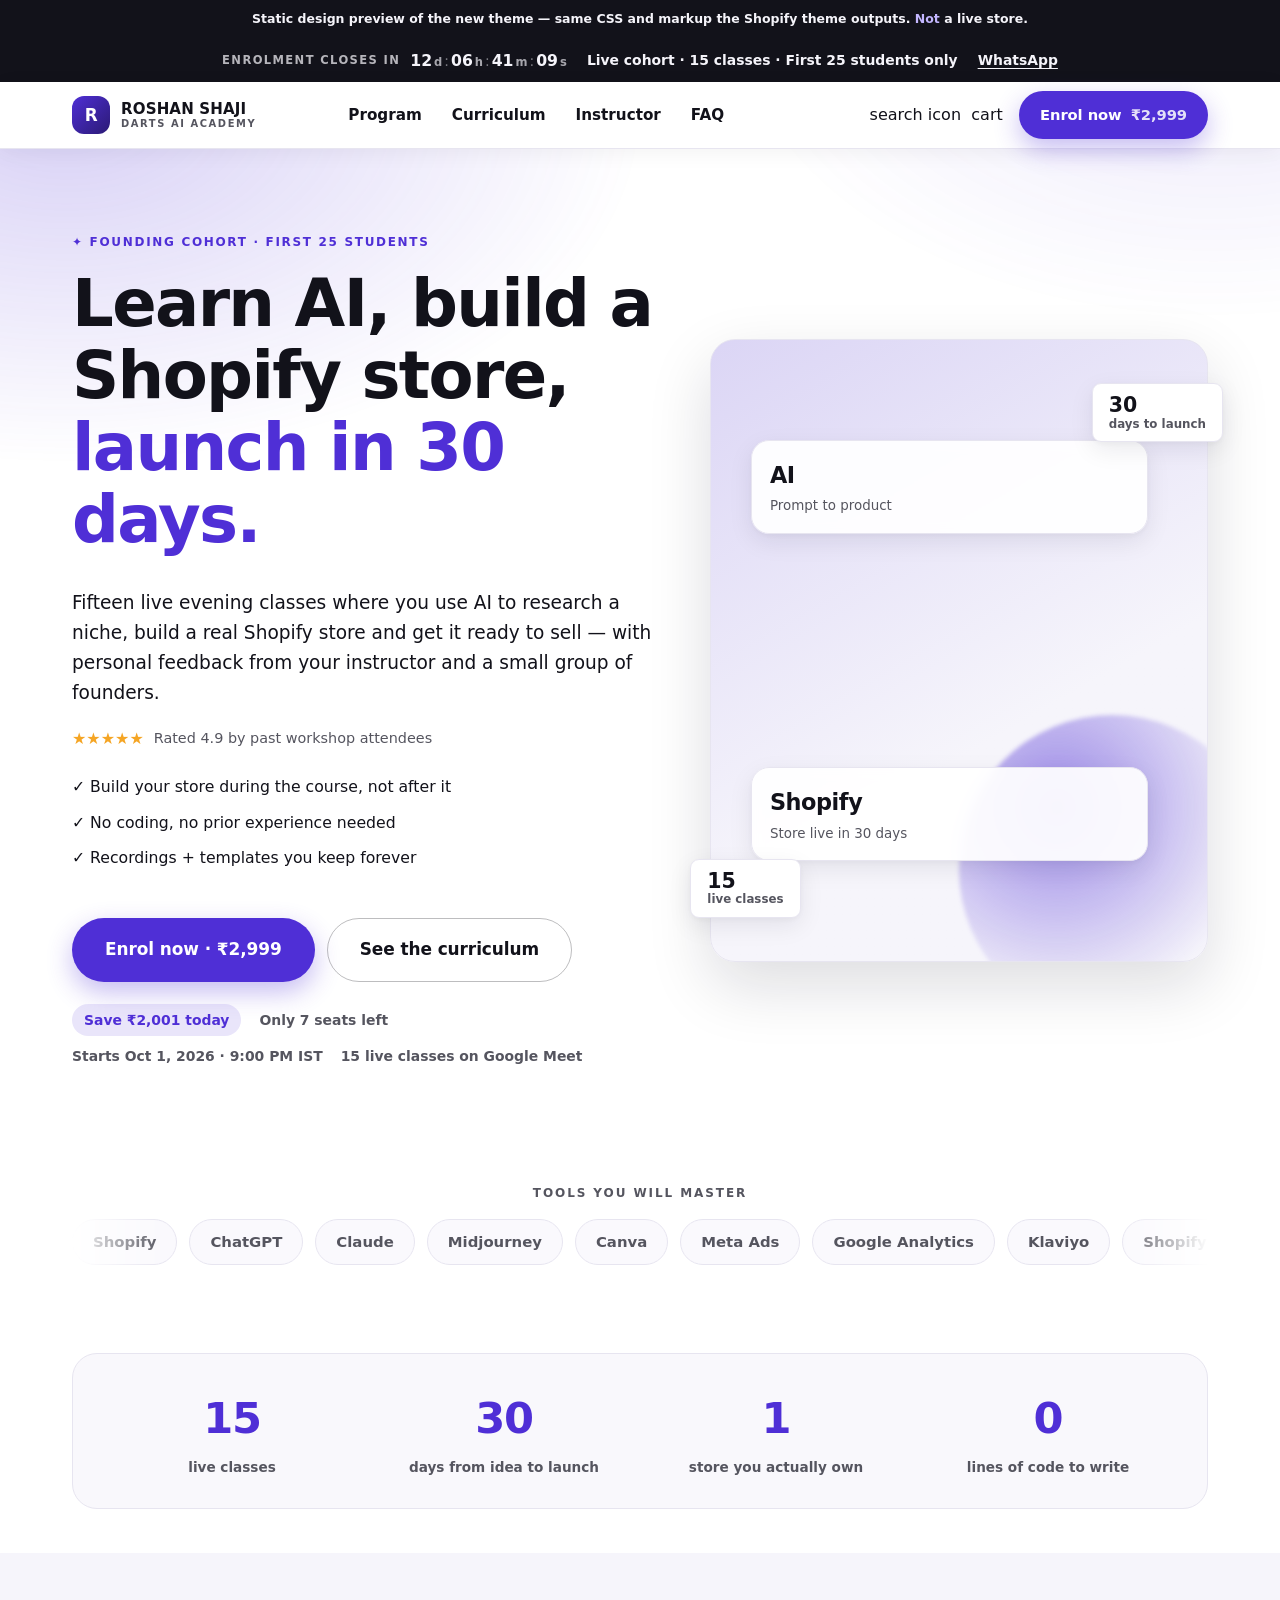
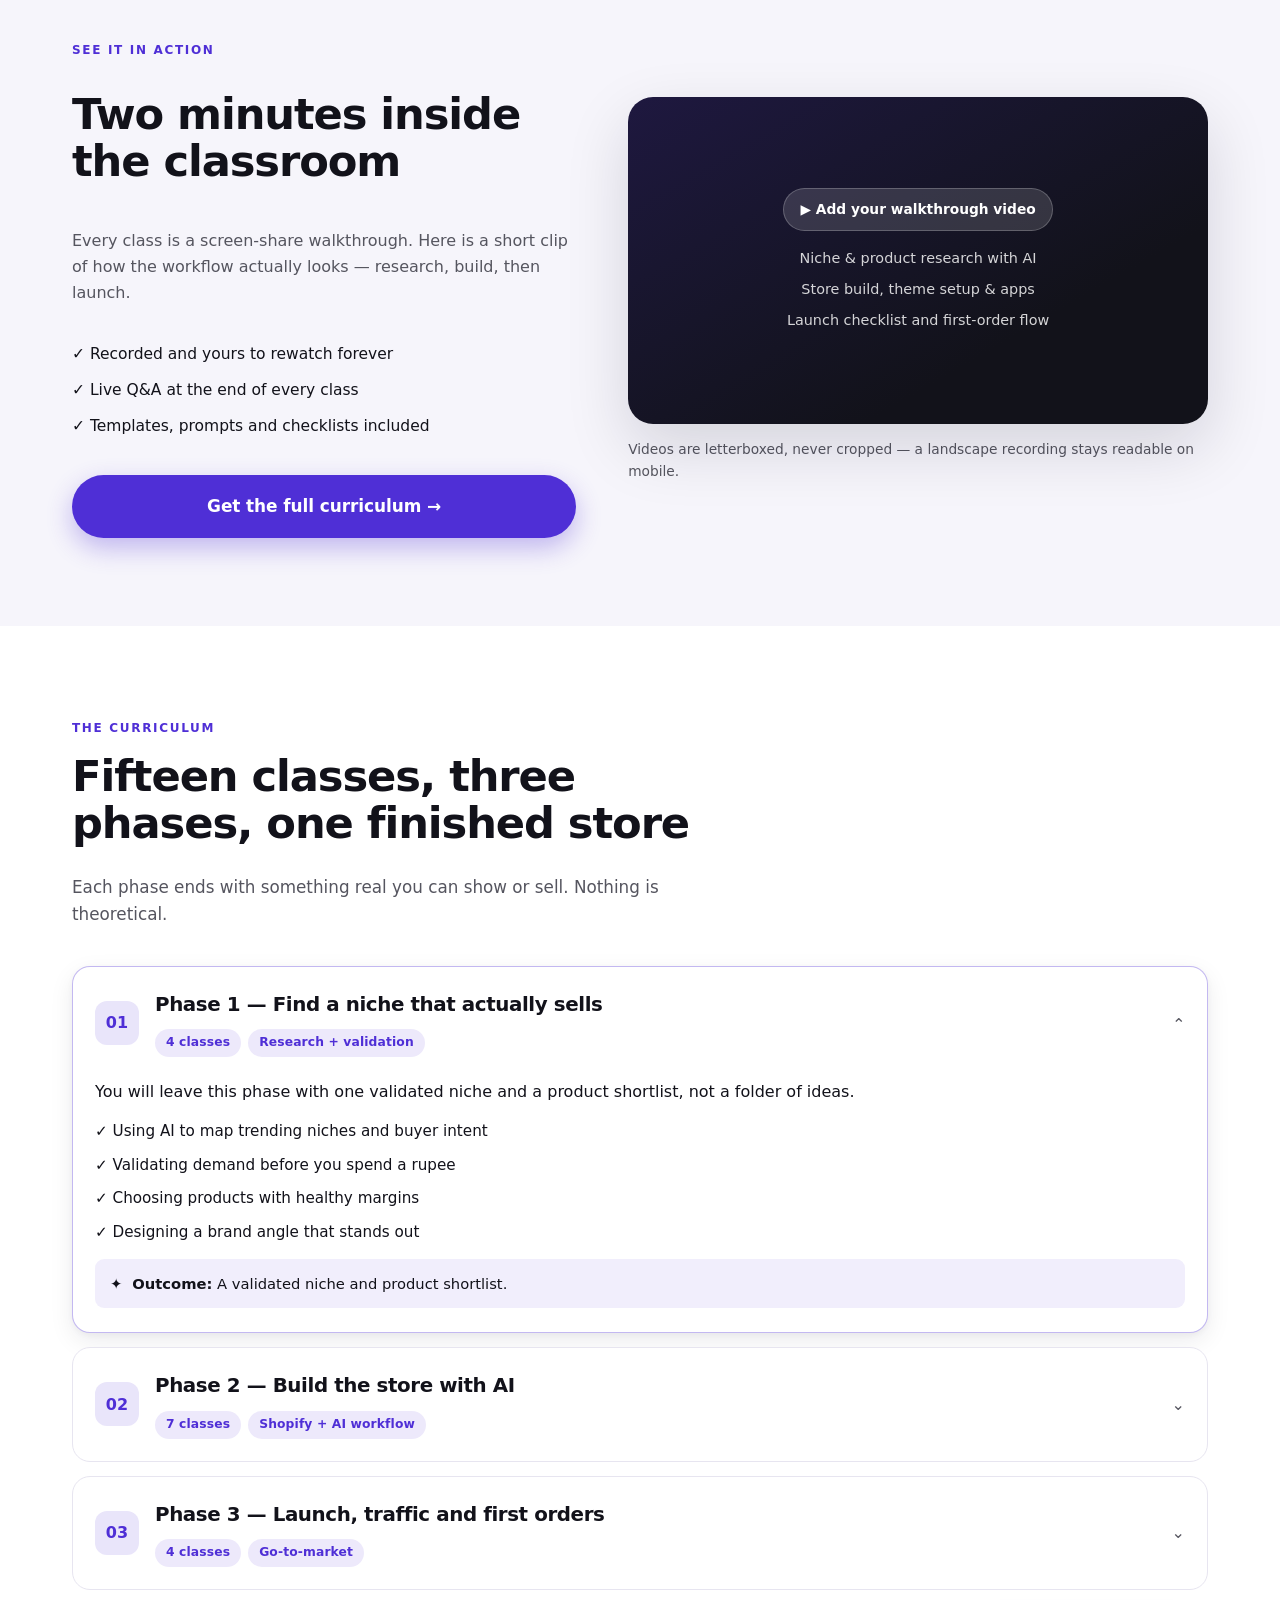
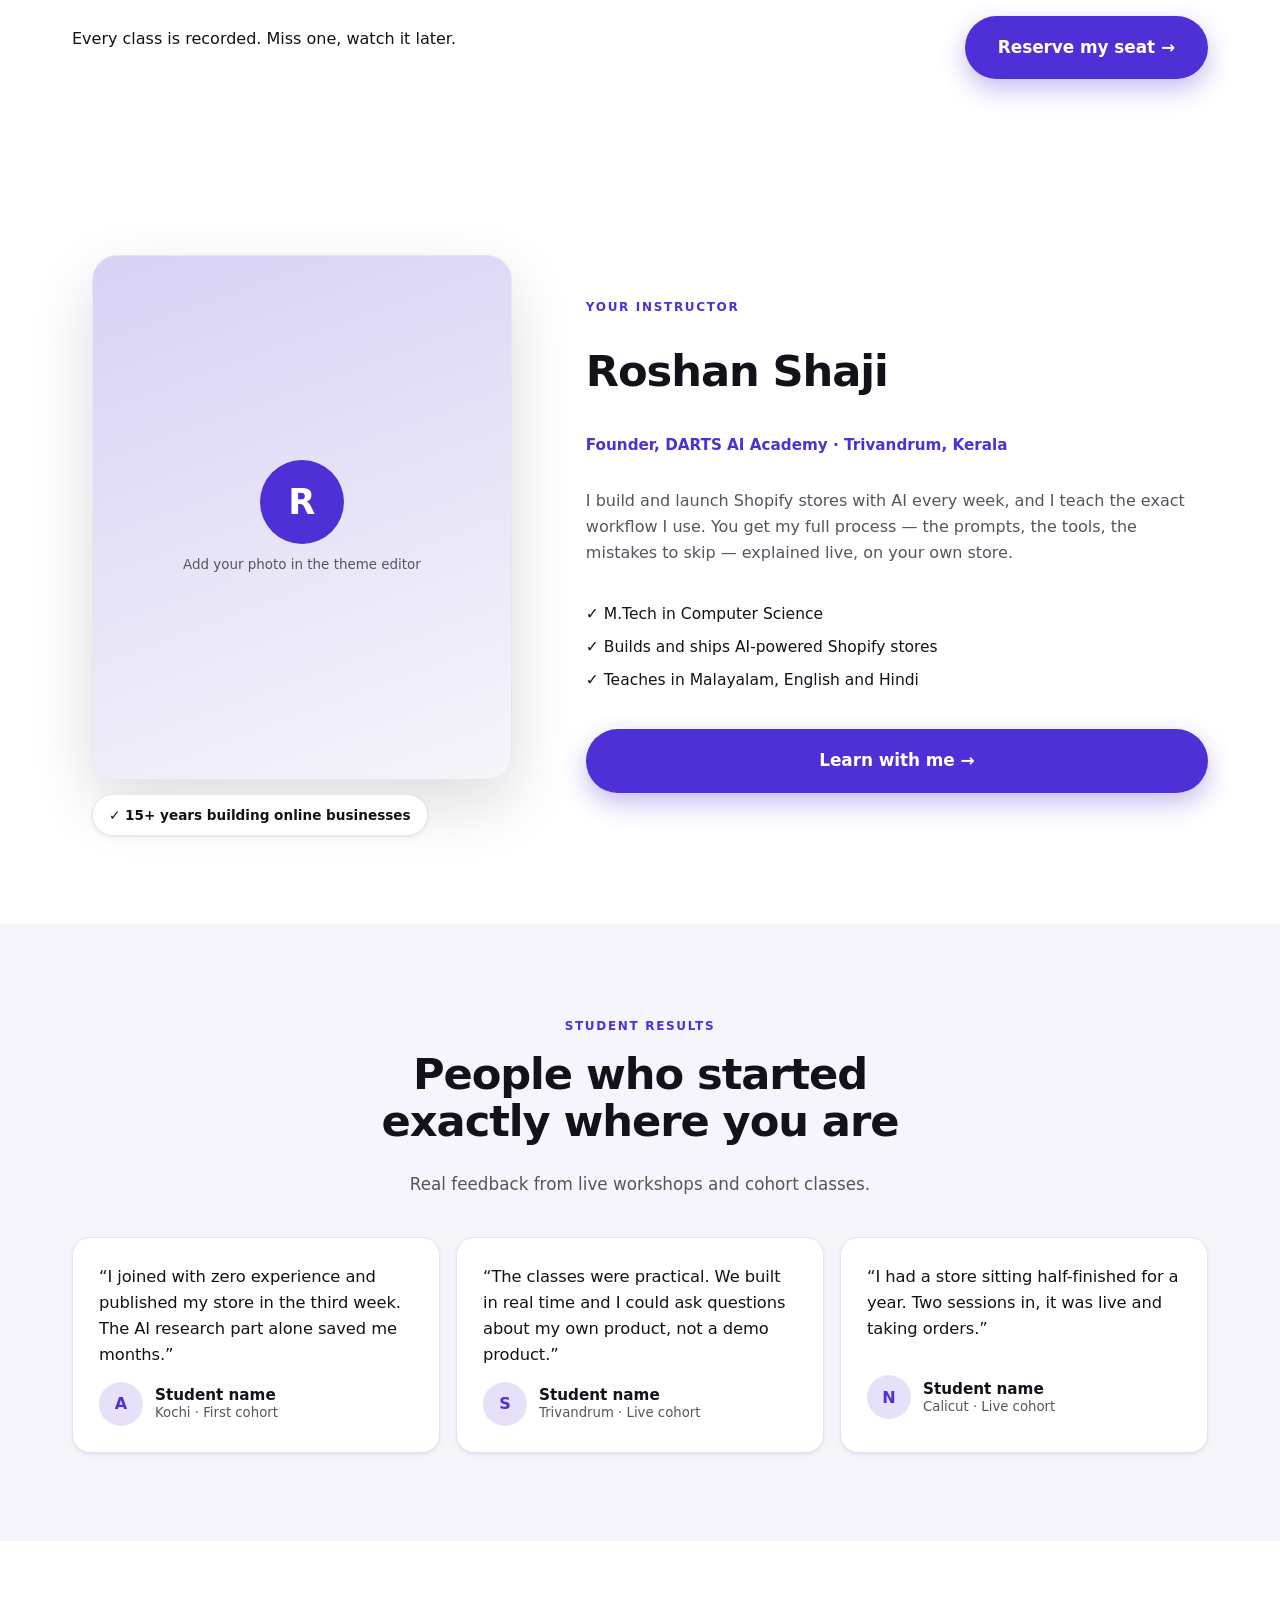
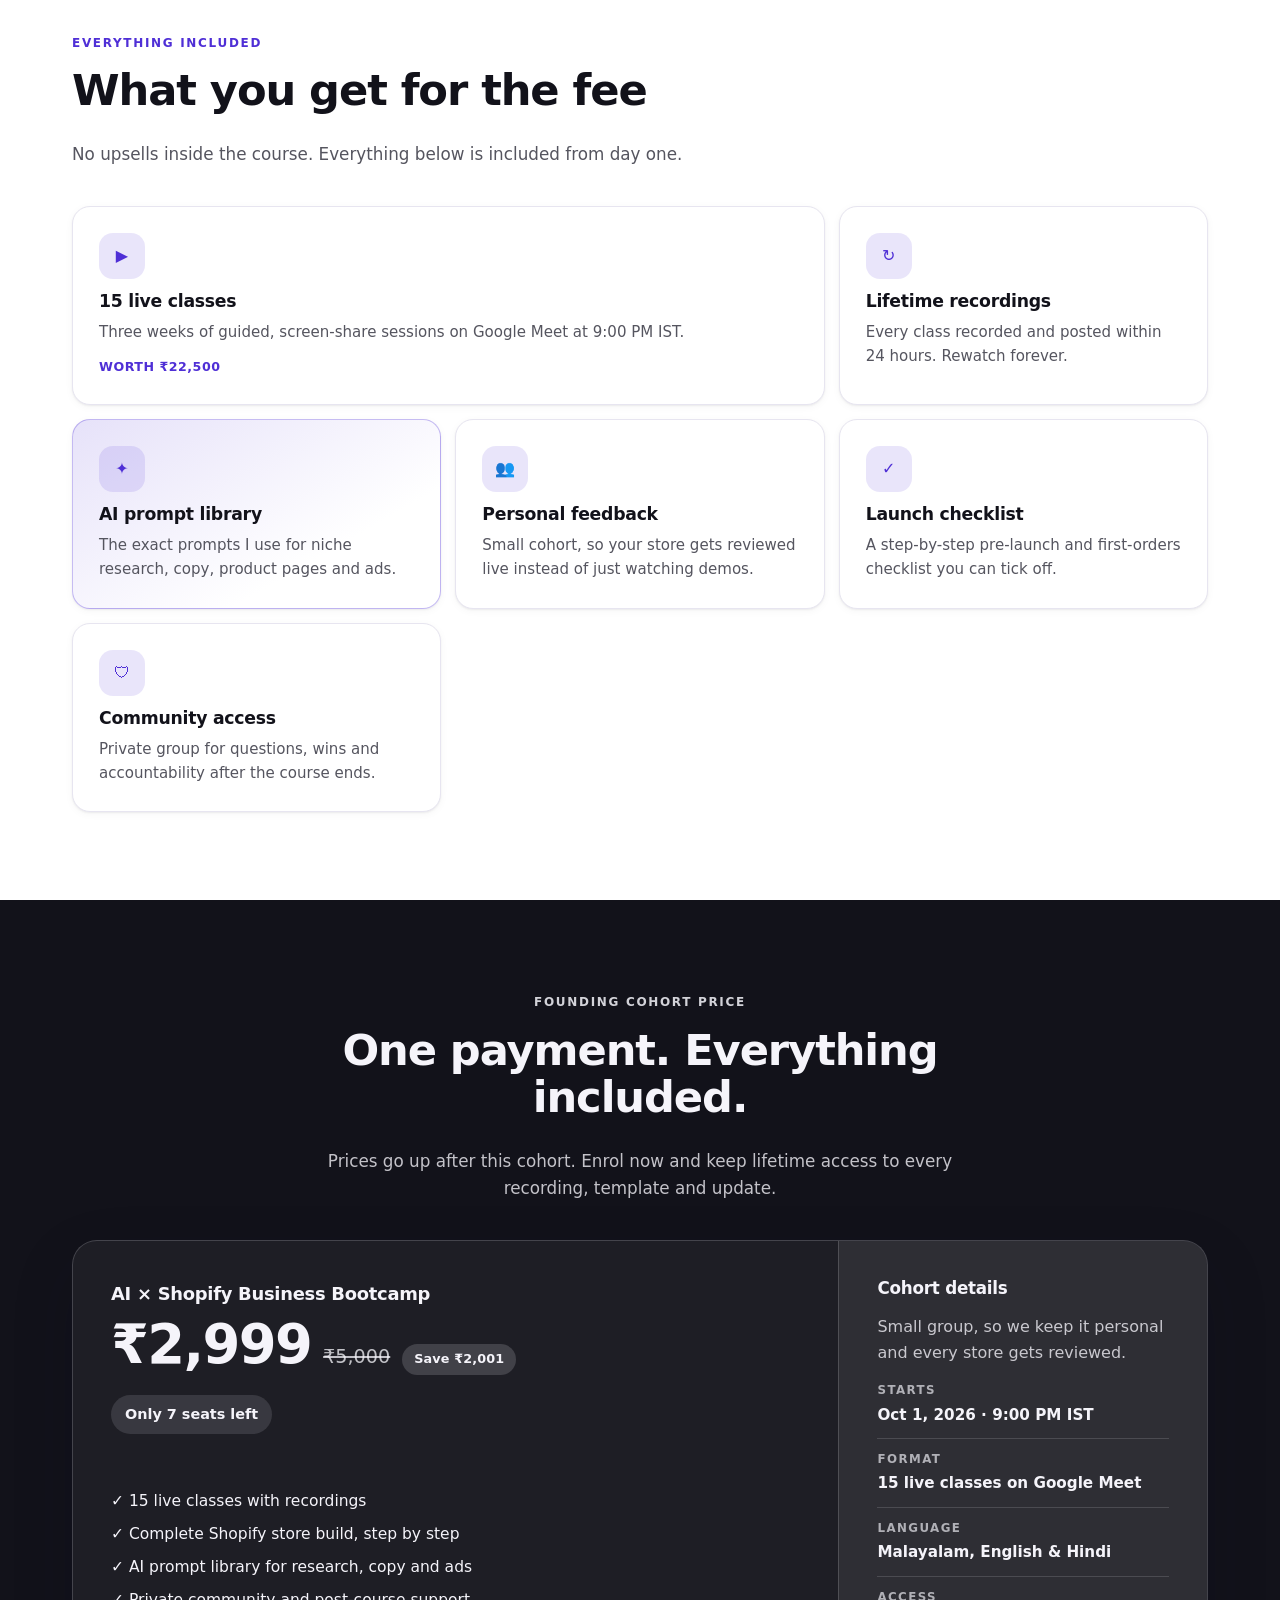
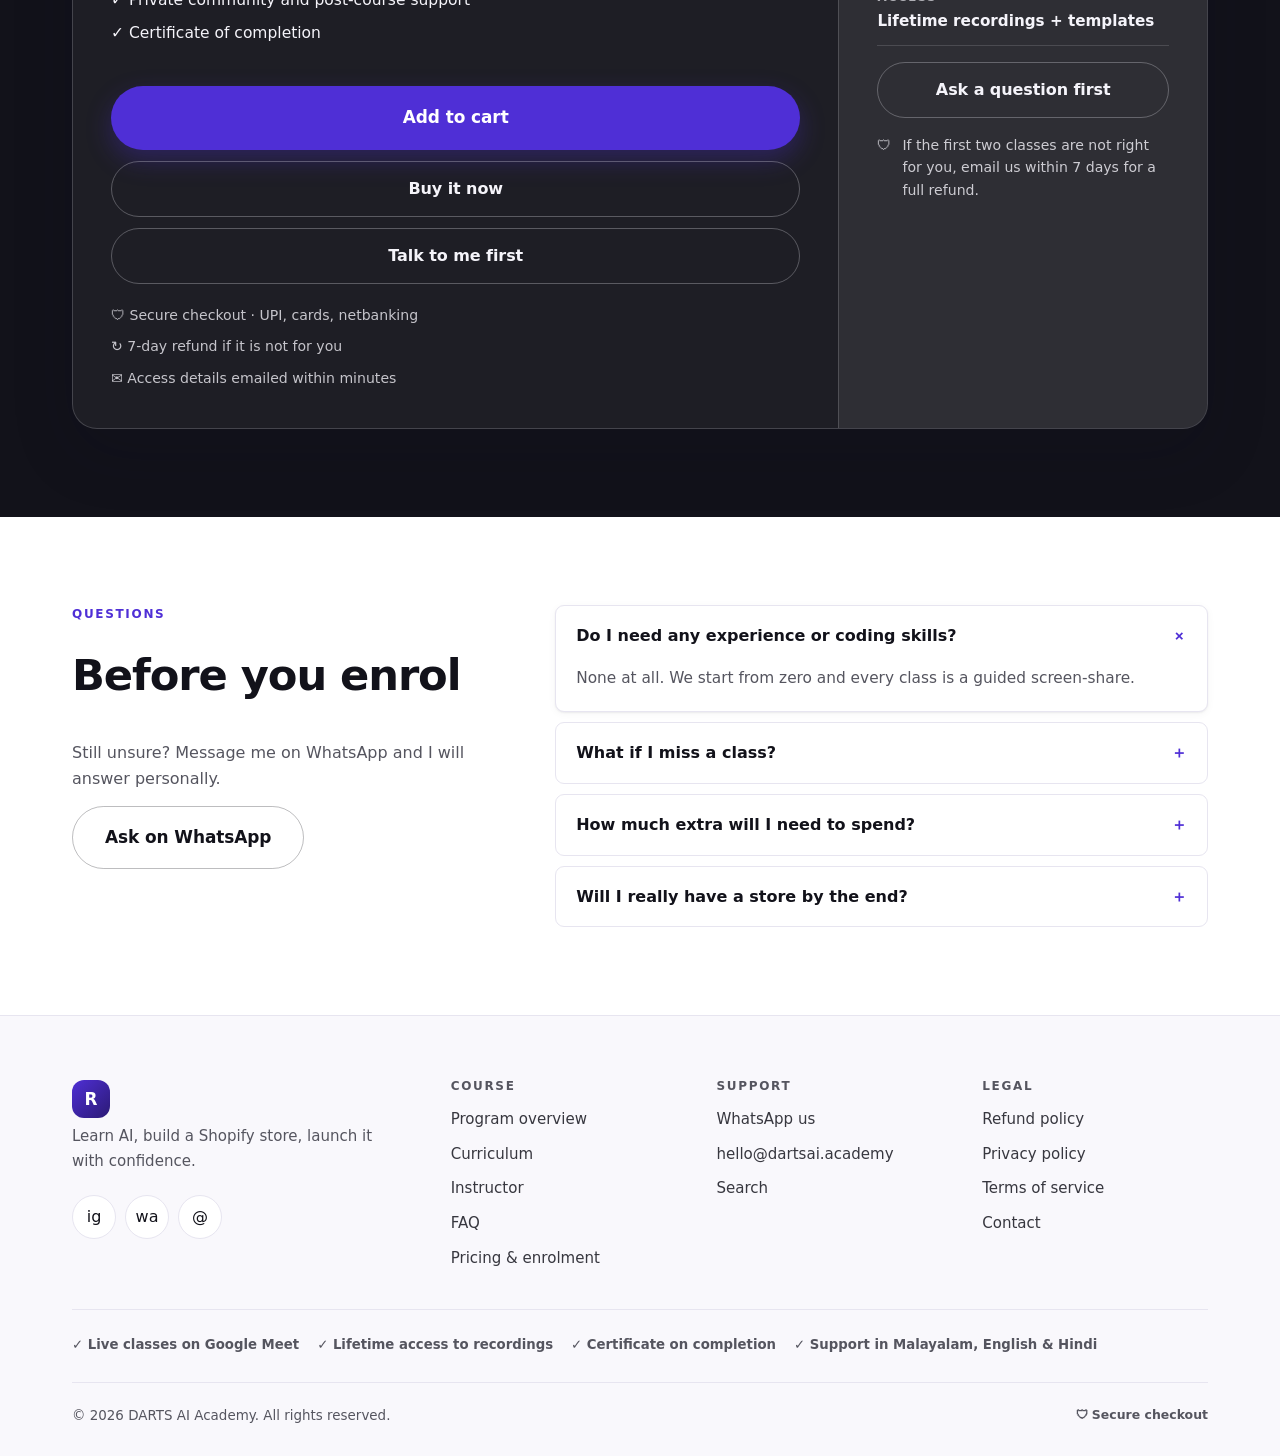
<file: preview/demo.html>
<!doctype html>
<html lang="en" class="js">
<head>
<meta charset="utf-8">
<meta name="viewport" content="width=device-width,initial-scale=1">
<title>AI × Shopify Business Bootcamp — new theme design</title>
<link rel="stylesheet" href="theme.css">
<style>
  :root{
    --font-heading:'Inter',ui-sans-serif,system-ui,-apple-system,"Segoe UI",Roboto,Helvetica,Arial,sans-serif;
    --font-body:var(--font-heading);
    --heading-scale:1; --body-scale:1;
    --c-bg:#ffffff; --c-surface:#f6f5fb; --c-ink:#12121a; --c-muted:#55555f; --c-line:#e7e5f0;
    --c-accent:#4f2fd6; --c-on-accent:#ffffff; --c-dark:#12121a; --c-on-dark:#f5f4fa;
    --page-width:1200px; --section-space:88px; --radius:18px; --radius-sm:9px; --radius-lg:25px;
    --header-h:66px;
    --shadow-sm:0 1px 2px rgba(16,16,32,.06),0 2px 8px rgba(16,16,32,.04);
    --shadow-md:0 8px 24px rgba(16,16,32,.08),0 2px 6px rgba(16,16,32,.04);
    --shadow-lg:0 24px 64px rgba(16,16,32,.14);
  }
  .demo-note{background:#12121a;color:#f5f4fa;font:600 12.5px/1.5 ui-sans-serif,system-ui;padding:10px 16px;text-align:center}
  .demo-note b{color:#c3b6ff}
</style>
</head>
<body class="tpl-index">
<div class="demo-note">Static design preview of the new theme — same CSS and markup the Shopify theme outputs. <b>Not</b> a live store.</div>

<div class="announcement">
  <div class="page-width announcement__inner">
    <span class="countdown">
      <span class="countdown__text">Enrolment closes in</span>
      <span class="countdown__clock"><span class="countdown__unit"><b>12</b><i>d</i></span><span class="countdown__sep">:</span><span class="countdown__unit"><b>06</b><i>h</i></span><span class="countdown__sep">:</span><span class="countdown__unit"><b>41</b><i>m</i></span><span class="countdown__sep">:</span><span class="countdown__unit"><b>09</b><i>s</i></span></span>
    </span>
    <div class="announcement__text">Live cohort · 15 classes · First 25 students only</div>
    <a class="announcement__wa" href="#" onclick="return false">WhatsApp</a>
  </div>
</div>

<header class="site-header is-scrolled">
  <div class="page-width site-header__inner">
    <a class="brand" href="#" onclick="return false">
      <span class="brand__mark" aria-hidden="true">R</span>
      <span class="brand__text"><span class="brand__name">ROSHAN SHAJI</span><span class="brand__sub">DARTS AI ACADEMY</span></span>
    </a>
    <nav class="site-nav">
      <ul class="site-nav__list">
        <li class="site-nav__item"><a class="site-nav__link" href="#program">Program</a></li>
        <li class="site-nav__item"><a class="site-nav__link" href="#curriculum">Curriculum</a></li>
        <li class="site-nav__item"><a class="site-nav__link" href="#instructor">Instructor</a></li>
        <li class="site-nav__item"><a class="site-nav__link" href="#faq">FAQ</a></li>
      </ul>
    </nav>
    <div class="site-header__actions">
      <a class="icon-btn" href="#" onclick="return false" aria-label="Search">search icon</a>
      <a class="icon-btn cart-link" href="#" onclick="return false" aria-label="Cart">cart<span class="cart-count is-empty">0</span></a>
      <a class="btn btn--primary btn--sm header-cta" href="#pricing"><span class="header-cta__label">Enrol now</span><span class="header-cta__price">₹2,999</span></a>
      <button class="icon-btn nav-toggle" type="button" aria-label="Menu">≡</button>
    </div>
  </div>
</header>

<main class="main">
<section class="hero" id="program">
  <div class="hero__glow"></div>
  <div class="page-width hero__grid">
    <div class="hero__copy">
      <p class="eyebrow">✦ Founding cohort · First 25 students</p>
      <h1 class="hero__title">Learn AI, build a Shopify store, <span class="hl">launch in 30 days.</span></h1>
      <div class="hero__sub rte"><p>Fifteen live evening classes where you use AI to research a niche, build a real Shopify store and get it ready to sell — with personal feedback from your instructor and a small group of founders.</p></div>
      <div class="hero__rating">
        <span class="stars" aria-hidden="true">★★★★★</span>
        <span class="hero__rating-text">Rated 4.9 by past workshop attendees</span>
      </div>
      <ul class="hero__bullets">
        <li>✓ Build your store during the course, not after it</li>
        <li>✓ No coding, no prior experience needed</li>
        <li>✓ Recordings + templates you keep forever</li>
      </ul>
      <div class="hero__cta">
        <a class="btn btn--primary btn--lg" href="#pricing">Enrol now · ₹2,999</a>
        <a class="btn btn--ghost btn--lg" href="#curriculum">See the curriculum</a>
      </div>
      <ul class="hero__meta">
        <li class="hero__meta-item hero__meta-item--save">Save ₹2,001 today</li>
        <li class="hero__meta-item">Only 7 seats left</li>
        <li class="hero__meta-item">Starts Oct 1, 2026 · 9:00 PM IST</li>
        <li class="hero__meta-item">15 live classes on Google Meet</li>
      </ul>
    </div>
    <div class="hero__media">
      <div class="hero__art" aria-hidden="true">
        <div class="hero__art-card hero__art-card--a"><b>AI</b><span>Prompt to product</span></div>
        <div class="hero__art-ring"></div>
        <div class="hero__art-card hero__art-card--b"><b>Shopify</b><span>Store live in 30 days</span></div>
      </div>
      <div class="hero__stat hero__stat--one"><b>15</b><span>live classes</span></div>
      <div class="hero__stat hero__stat--two"><b>30</b><span>days to launch</span></div>
    </div>
  </div>
</section>

<section class="section section--tight tools-strip">
  <div class="page-width">
    <p class="tools-strip__heading">Tools you will master</p>
    <div class="marquee">
      <ul class="marquee__track">
        <li class="marquee__item">Shopify</li><li class="marquee__item">ChatGPT</li><li class="marquee__item">Claude</li>
        <li class="marquee__item">Midjourney</li><li class="marquee__item">Canva</li><li class="marquee__item">Meta Ads</li>
        <li class="marquee__item">Google Analytics</li><li class="marquee__item">Klaviyo</li>
        <li class="marquee__item">Shopify</li><li class="marquee__item">ChatGPT</li><li class="marquee__item">Claude</li>
        <li class="marquee__item">Midjourney</li><li class="marquee__item">Canva</li><li class="marquee__item">Meta Ads</li>
        <li class="marquee__item">Google Analytics</li><li class="marquee__item">Klaviyo</li>
      </ul>
    </div>
  </div>
</section>

<section class="section section--tight stats">
  <div class="page-width">
    <ul class="stats__grid">
      <li class="stat"><span class="stat__value">15</span><span class="stat__label">live classes</span></li>
      <li class="stat"><span class="stat__value">30</span><span class="stat__label">days from idea to launch</span></li>
      <li class="stat"><span class="stat__value">1</span><span class="stat__label">store you actually own</span></li>
      <li class="stat"><span class="stat__value">0</span><span class="stat__label">lines of code to write</span></li>
    </ul>
  </div>
</section>

<section class="section section--soft video-section" id="walkthrough">
  <div class="page-width video-section__grid">
    <div class="video-section__copy">
      <p class="eyebrow">See it in action</p>
      <h2 class="h2">Two minutes inside the classroom</h2>
      <div class="rte muted"><p>Every class is a screen-share walkthrough. Here is a short clip of how the workflow actually looks — research, build, then launch.</p></div>
      <ul class="tick-list">
        <li>✓ Recorded and yours to rewatch forever</li>
        <li>✓ Live Q&amp;A at the end of every class</li>
        <li>✓ Templates, prompts and checklists included</li>
      </ul>
      <a class="btn btn--primary btn--lg" href="#pricing">Get the full curriculum →</a>
    </div>
    <div class="video-section__media">
      <div class="media-frame" style="--media-ratio:1.7777">
        <div class="media-frame__fallback">
          <span class="media-frame__badge">▶ Add your walkthrough video</span>
          <ul class="media-frame__list">
            <li>Niche &amp; product research with AI</li>
            <li>Store build, theme setup &amp; apps</li>
            <li>Launch checklist and first-order flow</li>
          </ul>
        </div>
      </div>
      <p class="video-section__caption">Videos are letterboxed, never cropped — a landscape recording stays readable on mobile.</p>
    </div>
  </div>
</section>

<section class="section curriculum" id="curriculum">
  <div class="page-width">
    <header class="section-head">
      <p class="eyebrow">The curriculum</p>
      <h2 class="h2">Fifteen classes, three phases, one finished store</h2>
      <div class="rte muted section-head__text"><p>Each phase ends with something real you can show or sell. Nothing is theoretical.</p></div>
    </header>
    <ol class="curriculum__list">
      <li class="curriculum__item"><details class="curr-card" open>
        <summary class="curr-card__summary">
          <span class="curr-card__num">01</span>
          <span class="curr-card__head"><span class="curr-card__title">Phase 1 — Find a niche that actually sells</span>
            <span class="curr-card__meta"><span class="chip">4 classes</span><span class="chip">Research + validation</span></span></span>
          <span class="curr-card__toggle">⌄</span>
        </summary>
        <div class="curr-card__body">
          <div class="rte"><p>You will leave this phase with one validated niche and a product shortlist, not a folder of ideas.</p></div>
          <ul class="lesson-list">
            <li>✓ Using AI to map trending niches and buyer intent</li>
            <li>✓ Validating demand before you spend a rupee</li>
            <li>✓ Choosing products with healthy margins</li>
            <li>✓ Designing a brand angle that stands out</li>
          </ul>
          <p class="curr-card__outcome">✦ <span><b>Outcome:</b> A validated niche and product shortlist.</span></p>
        </div>
      </details></li>
      <li class="curriculum__item"><details class="curr-card">
        <summary class="curr-card__summary">
          <span class="curr-card__num">02</span>
          <span class="curr-card__head"><span class="curr-card__title">Phase 2 — Build the store with AI</span>
            <span class="curr-card__meta"><span class="chip">7 classes</span><span class="chip">Shopify + AI workflow</span></span></span>
          <span class="curr-card__toggle">⌄</span>
        </summary>
        <div class="curr-card__body">
          <div class="rte"><p>Every class is a screen-share build. You copy the workflow on your own store while we go.</p></div>
          <ul class="lesson-list">
            <li>✓ Shopify setup, domains and payments</li>
            <li>✓ Theme structure, sections and mobile layout</li>
            <li>✓ Writing product pages, copy and descriptions with AI</li>
            <li>✓ Product photography and image generation</li>
            <li>✓ Apps, email capture and abandoned-cart flows</li>
            <li>✓ SEO basics so Google can find the store</li>
            <li>✓ Speed, trust and legal pages</li>
          </ul>
          <p class="curr-card__outcome">✦ <span><b>Outcome:</b> A live, mobile-ready Shopify store.</span></p>
        </div>
      </details></li>
      <li class="curriculum__item"><details class="curr-card">
        <summary class="curr-card__summary">
          <span class="curr-card__num">03</span>
          <span class="curr-card__head"><span class="curr-card__title">Phase 3 — Launch, traffic and first orders</span>
            <span class="curr-card__meta"><span class="chip">4 classes</span><span class="chip">Go-to-market</span></span></span>
          <span class="curr-card__toggle">⌄</span>
        </summary>
        <div class="curr-card__body">
          <div class="rte"><p>Launch is a checklist, not a leap of faith. You will finish with your first campaign ready to run.</p></div>
          <ul class="lesson-list">
            <li>✓ Meta and Google ad foundations</li>
            <li>✓ UGC and creative testing with AI tools</li>
            <li>✓ Organic content playbook for Instagram</li>
            <li>✓ Reading analytics and fixing leaks</li>
            <li>✓ Scaling what works, cutting what doesn't</li>
          </ul>
          <p class="curr-card__outcome">✦ <span><b>Outcome:</b> A launch checklist and your first campaign live.</span></p>
        </div>
      </details></li>
    </ol>
    <div class="curriculum__foot">
      <p>Every class is recorded. Miss one, watch it later.</p>
      <a class="btn btn--primary btn--lg" href="#pricing">Reserve my seat →</a>
    </div>
  </div>
</section>

<section class="section instructor" id="instructor">
  <div class="page-width instructor__grid">
    <div class="instructor__media">
      <div class="instructor__frame">
        <div class="instructor__placeholder"><span class="instructor__monogram">R</span><span class="instructor__placeholder-text">Add your photo in the theme editor</span></div>
      </div>
      <p class="instructor__badge">✓ 15+ years building online businesses</p>
    </div>
    <div class="instructor__copy">
      <p class="eyebrow">Your instructor</p>
      <h2 class="h2">Roshan Shaji</h2>
      <p class="instructor__role">Founder, DARTS AI Academy · Trivandrum, Kerala</p>
      <div class="rte muted"><p>I build and launch Shopify stores with AI every week, and I teach the exact workflow I use. You get my full process — the prompts, the tools, the mistakes to skip — explained live, on your own store.</p></div>
      <ul class="tick-list tick-list--tight">
        <li>✓ M.Tech in Computer Science</li>
        <li>✓ Builds and ships AI-powered Shopify stores</li>
        <li>✓ Teaches in Malayalam, English and Hindi</li>
      </ul>
      <a class="btn btn--primary btn--lg" href="#pricing">Learn with me →</a>
    </div>
  </div>
</section>

<section class="section section--soft testimonials" id="testimonials">
  <div class="page-width">
    <header class="section-head section-head--center">
      <p class="eyebrow">Student results</p>
      <h2 class="h2">People who started exactly where you are</h2>
      <div class="rte muted section-head__text"><p>Real feedback from live workshops and cohort classes.</p></div>
    </header>
    <ul class="t-grid">
      <li class="t-card"><blockquote class="t-card__quote">I joined with zero experience and published my store in the third week. The AI research part alone saved me months.</blockquote>
        <div class="t-card__foot"><span class="t-card__avatar t-card__avatar--initial">A</span><span class="t-card__who"><b>Student name</b><span>Kochi · First cohort</span></span></div></li>
      <li class="t-card"><blockquote class="t-card__quote">The classes were practical. We built in real time and I could ask questions about my own product, not a demo product.</blockquote>
        <div class="t-card__foot"><span class="t-card__avatar t-card__avatar--initial">S</span><span class="t-card__who"><b>Student name</b><span>Trivandrum · Live cohort</span></span></div></li>
      <li class="t-card"><blockquote class="t-card__quote">I had a store sitting half-finished for a year. Two sessions in, it was live and taking orders.</blockquote>
        <div class="t-card__foot"><span class="t-card__avatar t-card__avatar--initial">N</span><span class="t-card__who"><b>Student name</b><span>Calicut · Live cohort</span></span></div></li>
    </ul>
  </div>
</section>

<section class="section includes" id="included">
  <div class="page-width">
    <header class="section-head">
      <p class="eyebrow">Everything included</p>
      <h2 class="h2">What you get for the fee</h2>
      <div class="rte muted section-head__text"><p>No upsells inside the course. Everything below is included from day one.</p></div>
    </header>
    <ul class="bento">
      <li class="bento__card bento__card--wide"><span class="bento__icon">▶</span><h3 class="bento__title">15 live classes</h3><p class="bento__text">Three weeks of guided, screen-share sessions on Google Meet at 9:00 PM IST.</p><span class="bento__value">Worth ₹22,500</span></li>
      <li class="bento__card"><span class="bento__icon">↻</span><h3 class="bento__title">Lifetime recordings</h3><p class="bento__text">Every class recorded and posted within 24 hours. Rewatch forever.</p></li>
      <li class="bento__card bento__card--highlight"><span class="bento__icon">✦</span><h3 class="bento__title">AI prompt library</h3><p class="bento__text">The exact prompts I use for niche research, copy, product pages and ads.</p></li>
      <li class="bento__card"><span class="bento__icon">👥</span><h3 class="bento__title">Personal feedback</h3><p class="bento__text">Small cohort, so your store gets reviewed live instead of just watching demos.</p></li>
      <li class="bento__card"><span class="bento__icon">✓</span><h3 class="bento__title">Launch checklist</h3><p class="bento__text">A step-by-step pre-launch and first-orders checklist you can tick off.</p></li>
      <li class="bento__card"><span class="bento__icon">🛡</span><h3 class="bento__title">Community access</h3><p class="bento__text">Private group for questions, wins and accountability after the course ends.</p></li>
    </ul>
  </div>
</section>

<section class="section section--dark pricing" id="pricing">
  <div class="page-width">
    <header class="section-head section-head--center">
      <p class="eyebrow">Founding cohort price</p>
      <h2 class="h2">One payment. Everything included.</h2>
      <div class="rte muted section-head__text"><p>Prices go up after this cohort. Enrol now and keep lifetime access to every recording, template and update.</p></div>
    </header>
    <div class="pricing__card">
      <div class="pricing__main">
        <div class="pricing__head">
          <span class="pricing__plan">AI × Shopify Business Bootcamp</span>
          <span class="price price--lg price--sale"><span class="price__now">₹2,999</span><s class="price__was">₹5,000</s><span class="price__badge">Save ₹2,001</span></span>
        </div>
        <p class="pricing__seats">Only 7 seats left</p>
        <ul class="tick-list tick-list--tight">
          <li>✓ 15 live classes with recordings</li>
          <li>✓ Complete Shopify store build, step by step</li>
          <li>✓ AI prompt library for research, copy and ads</li>
          <li>✓ Private community and post-course support</li>
          <li>✓ Certificate of completion</li>
        </ul>
        <div class="pricing__actions">
          <button class="btn btn--primary btn--lg btn--block">Add to cart</button>
          <button class="btn btn--ghost btn--block">Buy it now</button>
          <a class="btn btn--ghost btn--block" href="#" onclick="return false">Talk to me first</a>
        </div>
        <ul class="pricing__trust">
          <li>🛡 Secure checkout · UPI, cards, netbanking</li>
          <li>↻ 7-day refund if it is not for you</li>
          <li>✉ Access details emailed within minutes</li>
        </ul>
      </div>
      <aside class="pricing__aside">
        <h3 class="pricing__side-title">Cohort details</h3>
        <div class="rte muted"><p>Small group, so we keep it personal and every store gets reviewed.</p></div>
        <dl class="fact-list">
          <div><dt>Starts</dt><dd>Oct 1, 2026 · 9:00 PM IST</dd></div>
          <div><dt>Format</dt><dd>15 live classes on Google Meet</dd></div>
          <div><dt>Language</dt><dd>Malayalam, English &amp; Hindi</dd></div>
          <div><dt>Access</dt><dd>Lifetime recordings + templates</dd></div>
        </dl>
        <a class="btn btn--ghost btn--block" href="#" onclick="return false">Ask a question first</a>
        <p class="pricing__guarantee">🛡 <span>If the first two classes are not right for you, email us within 7 days for a full refund.</span></p>
      </aside>
    </div>
  </div>
</section>

<section class="section faq" id="faq">
  <div class="page-width faq__grid">
    <div class="faq__intro">
      <p class="eyebrow">Questions</p>
      <h2 class="h2">Before you enrol</h2>
      <div class="rte muted"><p>Still unsure? Message me on WhatsApp and I will answer personally.</p></div>
      <a class="btn btn--ghost btn--lg" href="#" onclick="return false">Ask on WhatsApp</a>
    </div>
    <div class="faq__list">
      <details class="faq__item" open><summary class="faq__q"><span>Do I need any experience or coding skills?</span><span class="faq__icon">＋</span></summary><div class="faq__a rte"><p>None at all. We start from zero and every class is a guided screen-share.</p></div></details>
      <details class="faq__item"><summary class="faq__q"><span>What if I miss a class?</span><span class="faq__icon">＋</span></summary><div class="faq__a rte"><p>Every session is recorded and posted within 24 hours.</p></div></details>
      <details class="faq__item"><summary class="faq__q"><span>How much extra will I need to spend?</span><span class="faq__icon">＋</span></summary><div class="faq__a rte"><p>You can start with only a domain.</p></div></details>
      <details class="faq__item"><summary class="faq__q"><span>Will I really have a store by the end?</span><span class="faq__icon">＋</span></summary><div class="faq__a rte"><p>Yes. Building is not homework here — we build during class.</p></div></details>
    </div>
  </div>
</section>
</main>

<footer class="site-footer">
  <div class="page-width">
    <div class="site-footer__grid">
      <div class="site-footer__brand">
        <span class="brand__mark" aria-hidden="true">R</span>
        <p class="site-footer__tagline">Learn AI, build a Shopify store, launch it with confidence.</p>
        <ul class="social-row"><li><span class="icon-btn icon-btn--round">ig</span></li><li><span class="icon-btn icon-btn--round">wa</span></li><li><span class="icon-btn icon-btn--round">@</span></li></ul>
      </div>
      <nav class="site-footer__col"><h2 class="site-footer__title">Course</h2>
        <ul><li><a href="#program">Program overview</a></li><li><a href="#curriculum">Curriculum</a></li><li><a href="#instructor">Instructor</a></li><li><a href="#faq">FAQ</a></li><li><a href="#pricing">Pricing &amp; enrolment</a></li></ul></nav>
      <nav class="site-footer__col"><h2 class="site-footer__title">Support</h2>
        <ul><li><a href="#" onclick="return false">WhatsApp us</a></li><li><a href="#" onclick="return false">hello@dartsai.academy</a></li><li><a href="#" onclick="return false">Search</a></li></ul></nav>
      <nav class="site-footer__col"><h2 class="site-footer__title">Legal</h2>
        <ul><li><a href="#" onclick="return false">Refund policy</a></li><li><a href="#" onclick="return false">Privacy policy</a></li><li><a href="#" onclick="return false">Terms of service</a></li><li><a href="#" onclick="return false">Contact</a></li></ul></nav>
    </div>
    <div class="site-footer__trust">
      <span class="trust-chip">✓ Live classes on Google Meet</span>
      <span class="trust-chip">✓ Lifetime access to recordings</span>
      <span class="trust-chip">✓ Certificate on completion</span>
      <span class="trust-chip">✓ Support in Malayalam, English &amp; Hindi</span>
    </div>
    <div class="site-footer__bottom">
      <p class="site-footer__copy">© 2026 DARTS AI Academy. All rights reserved.</p>
      <div class="site-footer__pay"><span class="trust-chip trust-chip--sm">🛡 Secure checkout</span></div>
    </div>
  </div>
</footer>

<div class="buy-bar is-visible">
  <div class="buy-bar__inner page-width">
    <div class="buy-bar__info">
      <span class="buy-bar__title">AI × Shopify Business Bootcamp</span>
      <span class="buy-bar__meta"><span class="price price--sm"><span class="price__now">₹2,999</span><s class="price__was">₹5,000</s></span><span class="buy-bar__seats">Only 7 seats left</span></span>
    </div>
    <button class="btn btn--primary buy-bar__btn">Enrol now</button>
  </div>
</div>

<script src="theme.js" defer></script>
</body>
</html>
</file>
<file: preview/theme.css>
/* ==========================================================================
   Cohort theme — AI × Shopify Business Bootcamp
   Mobile-first, accessible (WCAG 2.2 AA targets), zero external dependencies.
   1. Tokens & reset      6. Curriculum        11. Cart & checkout
   2. Layout & type       7. Instructor         12. Templates (product, cart,
   3. Buttons & forms     8. Testimonials           search, 404, blog, page)
   4. Header & nav        9. Includes (bento)   13. Customer & password
   5. Hero & media       10. Pricing & FAQ      14. Motion & print
   ========================================================================== */

/* ---------------------------------------------------------------- 1. Tokens */
*,*::before,*::after{box-sizing:border-box}
html{-webkit-text-size-adjust:100%;scroll-behavior:smooth}
@media (prefers-reduced-motion:reduce){html{scroll-behavior:auto}}
body{
  margin:0;
  background:var(--c-bg);
  color:var(--c-ink);
  font-family:var(--font-body);
  font-size:calc(1rem * var(--body-scale,1));
  line-height:1.62;
  -webkit-font-smoothing:antialiased;
  text-rendering:optimizeLegibility;
  overflow-x:hidden;
}
img,svg,video,iframe{max-width:100%;height:auto;display:block}
figure{margin:0}
ul,ol{margin:0;padding:0}
li{list-style:none}
h1,h2,h3,h4,h5,h6{
  font-family:var(--font-heading);
  line-height:1.1;
  letter-spacing:-.025em;
  margin:0 0 .6em;
  font-weight:800;
}
h1{font-size:clamp(2.15rem,7.2vw,4.1rem)}
h2,.h2{font-size:clamp(1.6rem,4.4vw,2.7rem)}
h3,.h3{font-size:clamp(1.16rem,2.6vw,1.5rem);letter-spacing:-.015em}
h1:last-child,h2:last-child,h3:last-child,p:last-child{margin-bottom:0}
p{margin:0 0 1em}
a{color:inherit;text-decoration:none}
a:hover{color:var(--c-accent)}
strong,b{font-weight:700}
s{text-decoration-thickness:2px}
button,input,select,textarea{font:inherit;color:inherit}
[hidden]{display:none !important}
::selection{background:var(--c-accent);color:var(--c-on-accent)}

:focus-visible{outline:2.5px solid var(--c-accent);outline-offset:2px;border-radius:4px}
:focus:not(:focus-visible){outline:none}

.visually-hidden,.sr-only{
  position:absolute!important;width:1px;height:1px;margin:-1px;padding:0;overflow:hidden;
  clip:rect(0 0 0 0);clip-path:inset(50%);white-space:nowrap;border:0
}
.skip-link{
  position:fixed;top:10px;left:50%;transform:translate(-50%,-200%);
  z-index:120;background:var(--c-ink);color:var(--c-bg);
  padding:12px 20px;border-radius:999px;font-weight:700;transition:transform .18s ease
}
.skip-link:focus{transform:translate(-50%,0);color:var(--c-bg)}
.icon{flex:none}
.icon--flip{transform:scaleX(-1)}
.muted{color:var(--c-muted)}
.rte>:first-child{margin-top:0}
.rte>:last-child{margin-bottom:0}
.rte h3{margin-top:1.4em}
.rte a{color:var(--c-accent);text-decoration:underline;text-underline-offset:2px}
.rte ul{list-style:disc;padding-left:1.2em;margin:0 0 1em}
.rte ul li{list-style:disc;margin-bottom:.4em}
.rte ol{list-style:decimal;padding-left:1.2em}
.rte ol li{list-style:decimal}
.rte img{border-radius:var(--radius)}

/* -------------------------------------------------------- 2. Layout & type */
.page-width{width:100%;max-width:var(--page-width);margin-inline:auto;padding-inline:clamp(18px,4vw,32px)}
.page-width--narrow{max-width:760px}
.section{padding-block:clamp(46px,7.5vw,var(--section-space))}
.section--tight{padding-block:clamp(28px,4vw,44px)}
.section--soft{background:var(--c-surface)}
.section--dark{background:var(--c-dark);color:var(--c-on-dark)}
.section--dark .muted,.section--dark .rte a{color:color-mix(in srgb,var(--c-on-dark) 78%,transparent)}
.section--dark .eyebrow{color:color-mix(in srgb,var(--c-on-dark) 92%,transparent)}
.section--dark h2,.section--dark h3{color:var(--c-on-dark)}
.section-head{max-width:62ch;margin-bottom:clamp(22px,3.4vw,38px)}
.section-head--center{margin-inline:auto;text-align:center}
.section-head__text{margin-top:12px;font-size:1.05rem}
.eyebrow{
  display:inline-flex;align-items:center;gap:8px;
  margin:0 0 14px;
  font-family:var(--font-body);
  font-size:.75rem;font-weight:800;
  letter-spacing:.14em;text-transform:uppercase;
  color:var(--c-accent)
}
.section--dark .eyebrow{color:color-mix(in srgb,var(--c-on-dark) 85%,transparent)}
.hl{color:var(--c-accent)}
.section--dark .hl{color:color-mix(in srgb,var(--c-on-dark) 100%,transparent)}
.chip{
  display:inline-flex;align-items:center;gap:6px;
  background:color-mix(in srgb,var(--c-accent) 10%,transparent);
  color:var(--c-accent);
  border-radius:999px;padding:4px 11px;
  font-size:.77rem;font-weight:700;letter-spacing:.01em;white-space:nowrap
}
.section--dark .chip{background:color-mix(in srgb,var(--c-on-dark) 14%,transparent);color:var(--c-on-dark)}
.trust-chip{
  display:inline-flex;align-items:center;gap:7px;
  font-size:.83rem;font-weight:600;color:var(--c-muted)
}
.trust-chip--sm{font-size:.78rem}
.section--dark .trust-chip{color:color-mix(in srgb,var(--c-on-dark) 80%,transparent)}
.trust-chip .icon{color:var(--c-accent)}
.section--dark .trust-chip .icon{color:currentColor}
.link-arrow{
  display:inline-flex;align-items:center;gap:8px;
  font-weight:700;color:var(--c-accent);text-underline-offset:3px
}
.link-arrow:hover{gap:12px}
.section--dark .link-arrow{color:var(--c-on-dark)}
.pay-icon{height:26px;width:auto;border-radius:5px}
.tick-list{display:grid;gap:11px;margin:20px 0}
.tick-list--tight{gap:8px}
.tick-list li{display:flex;gap:11px;align-items:flex-start;font-size:.97rem}
.tick-list .icon{color:var(--c-accent);margin-top:3px}
.section--dark .tick-list .icon{color:color-mix(in srgb,var(--c-on-dark) 70%,transparent)}
.stars{display:inline-flex;gap:2px;color:#f5a524}
.stars__star{opacity:1}
.stars__star--empty{opacity:.28}
.section--dark .stars{color:#ffc85c}

/* --------------------------------------------------- 3. Buttons and forms */
.btn{
  --btn-bg:var(--c-ink);--btn-fg:var(--c-bg);
  display:inline-flex;align-items:center;justify-content:center;gap:9px;
  min-height:52px;padding:14px 26px;border:1.5px solid transparent;
  border-radius:999px;background:var(--btn-bg);color:var(--btn-fg);
  font-family:var(--font-body);font-size:1rem;font-weight:700;letter-spacing:-.005em;
  cursor:pointer;text-align:center;text-decoration:none;
  transition:transform .16s ease,box-shadow .2s ease,background-color .2s ease,color .2s ease;
  -webkit-tap-highlight-color:transparent
}
.btn:hover{color:var(--btn-fg);transform:translateY(-1px);box-shadow:var(--shadow-md)}
.btn:active{transform:translateY(0)}
.btn--primary{--btn-bg:var(--c-accent);--btn-fg:var(--c-on-accent);box-shadow:0 10px 26px color-mix(in srgb,var(--c-accent) 32%,transparent)}
.btn--ghost{--btn-bg:transparent;--btn-fg:currentColor;border-color:color-mix(in srgb,currentColor 28%,transparent)}
.btn--ghost:hover{--btn-bg:color-mix(in srgb,currentColor 7%,transparent)}
.btn--lg{min-height:58px;padding:17px 32px;font-size:1.06rem}
.btn--sm{min-height:42px;padding:9px 18px;font-size:.88rem}
.btn--block{width:100%}
.btn[disabled],.btn[aria-disabled=true]{opacity:.55;cursor:not-allowed;transform:none;box-shadow:none}
.icon-btn{
  display:inline-flex;align-items:center;justify-content:center;
  min-width:44px;min-height:44px;border:0;border-radius:999px;background:transparent;
  color:inherit;cursor:pointer;transition:background-color .18s ease,color .18s ease
}
.icon-btn:hover{background:color-mix(in srgb,currentColor 9%,transparent);color:inherit}
.icon-btn--round{border:1px solid var(--c-line);background:var(--c-bg)}
.site-header .icon-btn--round,.section--dark .icon-btn--round{border-color:color-mix(in srgb,currentColor 22%,transparent);background:transparent}
.field{display:grid;gap:7px;margin-bottom:16px}
.field-grid{display:grid;gap:16px;grid-template-columns:1fr 1fr}
.field__label{font-size:.87rem;font-weight:700;color:color-mix(in srgb,var(--c-ink) 82%,transparent)}
.field__input{
  width:100%;min-height:52px;padding:13px 15px;
  border:1.5px solid var(--c-line);border-radius:var(--radius-sm);
  background:var(--c-bg);color:var(--c-ink);font-size:1rem;
  transition:border-color .16s ease,box-shadow .16s ease
}
.field__input:focus{border-color:var(--c-accent);box-shadow:0 0 0 3px color-mix(in srgb,var(--c-accent) 18%,transparent);outline:none}
.field__input--area{min-height:130px;resize:vertical}
.field__input::placeholder{color:color-mix(in srgb,var(--c-muted) 90%,transparent)}
.select-wrap{position:relative;display:block}
.select-wrap select{appearance:none;padding-right:44px}
.select-wrap__icon{position:absolute;right:15px;top:50%;transform:translateY(-50%);pointer-events:none;color:var(--c-muted)}
.checkbox{display:flex;gap:10px;align-items:center;font-size:.93rem;margin:6px 0 18px}
.checkbox input{width:20px;height:20px;accent-color:var(--c-accent)}
.form-error{
  display:block;margin-bottom:18px;padding:13px 16px;border-radius:var(--radius-sm);
  background:#fdecec;border:1px solid #f3c2c2;color:#8f1d1d;font-size:.9rem
}
.form-error ul{list-style:none}
.form-success{
  display:flex;gap:10px;align-items:center;margin-bottom:18px;padding:13px 16px;border-radius:var(--radius-sm);
  background:#e9f9ef;border:1px solid #b8e6cb;color:#125c34;font-size:.93rem;font-weight:600
}
.section--dark .form-error{background:#3a1414;border-color:#5e2020;color:#ffb4b4}
.empty-state{
  padding:clamp(24px,4vw,40px);border:1.5px dashed var(--c-line);border-radius:var(--radius);
  background:color-mix(in srgb,var(--c-surface) 60%,var(--c-bg));max-width:64ch
}
.empty-state--center{margin-inline:auto;text-align:center;display:grid;gap:14px;justify-items:center}
.empty-state__icon{color:var(--c-accent)}
.empty-state__title{font-family:var(--font-heading);font-size:1.2rem;font-weight:800;margin:0 0 6px}
.empty-state__text{color:var(--c-muted);margin:0}
.empty-state__list{margin-top:14px;display:grid;gap:7px}
.empty-state__list li{font-size:.92rem;color:var(--c-muted);padding-left:20px;position:relative}
.empty-state__list li::before{content:"";position:absolute;left:0;top:.55em;width:7px;height:7px;border-radius:50%;background:var(--c-accent)}

/* -------------------------------------------------------- 4. Header & nav */
.announcement{
  background:var(--c-dark);color:var(--c-on-dark);
  font-size:.87rem;position:relative;z-index:60
}
.announcement__inner{
  display:flex;flex-wrap:wrap;align-items:center;justify-content:center;gap:10px 20px;
  padding-block:9px;text-align:center
}
.announcement__text{display:inline-flex;align-items:center;gap:9px;font-weight:600}
.announcement__text .icon{opacity:.85}
.announcement__wa{display:inline-flex;align-items:center;gap:7px;font-weight:700;text-decoration:underline;text-underline-offset:3px}
.announcement__wa:hover{color:var(--c-on-dark)}
.countdown{display:inline-flex;align-items:center;gap:10px;flex-wrap:wrap;justify-content:center}
.countdown__text{
  font-size:.72rem;font-weight:800;letter-spacing:.12em;text-transform:uppercase;
  color:color-mix(in srgb,var(--c-on-dark) 72%,transparent)
}
.countdown__clock{display:inline-flex;align-items:baseline;gap:2px;font-variant-numeric:tabular-nums}
.countdown__unit{display:inline-flex;align-items:baseline;gap:2px;font-weight:800}
.countdown__unit b{font-size:.98rem}
.countdown__unit i{font-style:normal;font-size:.72rem;opacity:.65}
.countdown__sep{opacity:.45}

.site-header{
  position:sticky;top:0;z-index:70;
  background:color-mix(in srgb,var(--c-bg) 88%,transparent);
  backdrop-filter:saturate(180%) blur(12px);
  -webkit-backdrop-filter:saturate(180%) blur(12px);
  border-bottom:1px solid transparent;
  transition:border-color .2s ease,box-shadow .2s ease
}
.site-header--static{position:relative}
.site-header.is-scrolled{border-bottom-color:var(--c-line);box-shadow:0 4px 20px rgba(16,16,32,.05)}
.site-header__inner{
  display:flex;align-items:center;gap:clamp(10px,2vw,26px);
  min-height:var(--header-h)
}
.brand{display:inline-flex;align-items:center;gap:11px;font-weight:800;letter-spacing:-.02em;flex:none}
.brand:hover{color:inherit}
.brand__logo{width:auto;height:34px;max-width:calc(var(--logo-w,130px))}
.brand__mark{
  display:inline-flex;align-items:center;justify-content:center;
  width:38px;height:38px;border-radius:12px;flex:none;
  background:linear-gradient(135deg,var(--c-accent),color-mix(in srgb,var(--c-accent) 55%,#000));
  color:var(--c-on-accent);font-family:var(--font-heading);font-size:1.05rem;font-weight:800
}
.brand__mark--lg{width:52px;height:52px;border-radius:16px;font-size:1.4rem}
.brand__text{display:grid;line-height:1.12}
.brand__name{font-size:.94rem;letter-spacing:.01em}
.brand__sub{
  font-size:.62rem;font-weight:700;letter-spacing:.16em;text-transform:uppercase;
  color:var(--c-muted)
}
.site-nav{margin-inline:auto}
.site-nav__list{display:flex;align-items:center;gap:4px}
.site-nav__item{position:relative}
.site-nav__link{
  display:inline-flex;align-items:center;gap:6px;
  padding:10px 13px;border-radius:999px;border:0;background:transparent;
  color:var(--c-ink);font-size:.95rem;font-weight:600;cursor:pointer;
  transition:background-color .16s ease,color .16s ease
}
.site-nav__link:hover,.site-nav__link:focus-visible{background:color-mix(in srgb,var(--c-accent) 9%,transparent);color:var(--c-accent)}
.site-nav__link.is-active{color:var(--c-accent)}
.site-nav__sub{
  position:absolute;top:calc(100% + 8px);left:0;min-width:212px;
  background:var(--c-bg);border:1px solid var(--c-line);border-radius:var(--radius-sm);
  box-shadow:var(--shadow-lg);padding:8px;display:grid;gap:2px;
  opacity:0;visibility:hidden;transform:translateY(-6px);transition:.18s ease
}
.site-nav__item--has-children:hover .site-nav__sub,
.site-nav__item--has-children:focus-within .site-nav__sub{opacity:1;visibility:visible;transform:translateY(0)}
.site-nav__sublink{display:block;padding:10px 12px;border-radius:8px;font-size:.93rem;font-weight:600}
.site-nav__sublink:hover{background:var(--c-surface);color:var(--c-accent)}
.site-header__actions{display:flex;align-items:center;gap:4px;margin-left:auto}
.site-header__actions .header-cta{margin-left:6px}
.cart-link{position:relative}
.cart-count{
  position:absolute;top:4px;right:2px;min-width:19px;height:19px;padding:0 5px;
  display:inline-flex;align-items:center;justify-content:center;
  background:var(--c-accent);color:var(--c-on-accent);
  border-radius:999px;font-size:.68rem;font-weight:800;line-height:1
}
.cart-count.is-empty{display:none}
.header-cta{min-height:46px;padding:11px 20px;font-size:.92rem}
.header-cta__price{opacity:.85;font-weight:600}
.nav-toggle{display:none}

.mobile-menu{
  width:100%;max-width:none;height:100%;max-height:none;margin:0;padding:0;border:0;
  background:var(--c-bg);color:var(--c-ink);inset:0;position:fixed;
  display:flex;flex-direction:column
}
/* A native <dialog> is hidden by the UA stylesheet via dialog:not([open]).
   Declaring `display` here overrides that UA rule (author styles always win),
   which left the closed menu visible on every page. Re-hide it explicitly. */
.mobile-menu:not([open]){display:none}
.mobile-menu::backdrop{background:rgba(10,10,20,.45)}
.mobile-menu__head{
  display:flex;align-items:center;justify-content:space-between;
  padding:16px clamp(18px,4vw,32px);border-bottom:1px solid var(--c-line)
}
.mobile-menu__title{font-family:var(--font-heading);font-size:1.05rem;font-weight:800}
.mobile-menu__nav{padding:14px clamp(18px,4vw,32px);overflow-y:auto;flex:1}
.mobile-menu__link{
  display:block;padding:15px 4px;border-bottom:1px solid var(--c-line);
  font-family:var(--font-heading);font-size:1.18rem;font-weight:700;letter-spacing:-.015em
}
.mobile-menu__sub{padding:4px 0 10px 4px}
.mobile-menu__sublink{display:block;padding:9px 0;font-size:.96rem;color:var(--c-muted)}
.mobile-menu__foot{
  padding:16px clamp(18px,4vw,32px) calc(20px + env(safe-area-inset-bottom));
  border-top:1px solid var(--c-line);display:grid;gap:10px
}

/* --------------------------------------------------------- 5. Hero & media */
.hero{position:relative;overflow:hidden;padding-block:clamp(44px,7vw,84px) clamp(40px,6vw,72px)}
.hero--dark{background:var(--c-dark);color:var(--c-on-dark)}
.hero__glow{
  position:absolute;inset:-30% -20% auto;height:120%;pointer-events:none;
  background:
    radial-gradient(46% 42% at 18% 22%,color-mix(in srgb,var(--c-accent) 22%,transparent),transparent 70%),
    radial-gradient(38% 38% at 82% 12%,color-mix(in srgb,var(--c-accent) 12%,transparent),transparent 72%);
  filter:blur(4px);z-index:0
}
.hero__grid{position:relative;z-index:1;display:grid;gap:clamp(28px,5vw,54px);align-items:center}
.hero__title{margin-bottom:.5em}
.hero__sub{font-size:clamp(1.02rem,1.6vw,1.16rem);max-width:56ch}
.hero__rating{display:flex;flex-wrap:wrap;align-items:center;gap:10px;margin:18px 0 0}
.hero__rating-text{font-size:.9rem;color:var(--c-muted)}
.hero--dark .hero__rating-text{color:color-mix(in srgb,var(--c-on-dark) 78%,transparent)}
.hero__bullets{display:grid;gap:10px;margin:22px 0}
.hero__bullets li{display:flex;gap:11px;align-items:flex-start;font-size:.98rem;font-weight:500}
.hero__bullets .icon{color:var(--c-accent);margin-top:4px}
.hero--dark .hero__bullets .icon{color:color-mix(in srgb,var(--c-on-dark) 75%,transparent)}
.hero__cta{display:flex;flex-wrap:wrap;gap:12px;margin-top:26px}
.hero__meta{display:flex;flex-wrap:wrap;gap:9px 18px;margin-top:22px}
.hero__meta-item{display:inline-flex;align-items:center;gap:8px;font-size:.87rem;font-weight:600;color:var(--c-muted)}
.hero__meta-item .icon{color:var(--c-accent)}
.hero--dark .hero__meta-item{color:color-mix(in srgb,var(--c-on-dark) 80%,transparent)}
.hero__meta-item--save{
  background:color-mix(in srgb,var(--c-accent) 12%,transparent);color:var(--c-accent);
  padding:5px 12px;border-radius:999px
}
.hero__media{position:relative}
.hero__img{
  width:100%;border-radius:var(--radius-lg);box-shadow:var(--shadow-lg);
  aspect-ratio:4/5;object-fit:cover
}
.hero__art{
  position:relative;aspect-ratio:4/5;border-radius:var(--radius-lg);
  background:linear-gradient(150deg,color-mix(in srgb,var(--c-accent) 16%,var(--c-surface)),var(--c-surface) 62%);
  border:1px solid var(--c-line);box-shadow:var(--shadow-lg);overflow:hidden
}
.hero__art-ring{
  position:absolute;right:-12%;bottom:-10%;width:62%;aspect-ratio:1;border-radius:50%;
  background:radial-gradient(circle at 32% 30%,color-mix(in srgb,var(--c-accent) 55%,transparent),transparent 68%);
  filter:blur(2px)
}
.hero__art-card{
  position:absolute;left:8%;right:12%;display:grid;gap:2px;
  background:color-mix(in srgb,var(--c-bg) 92%,transparent);
  border:1px solid var(--c-line);border-radius:var(--radius);
  padding:16px 18px;box-shadow:var(--shadow-md);backdrop-filter:blur(6px)
}
.hero__art-card b{font-family:var(--font-heading);font-size:1.4rem;letter-spacing:-.02em}
.hero__art-card span{font-size:.84rem;color:var(--c-muted)}
.hero__art-card .icon{color:var(--c-accent);margin-bottom:6px}
.hero__art-card--a{top:16%}
.hero__art-card--b{bottom:16%}
.hero__stat{
  position:absolute;background:var(--c-bg);border:1px solid var(--c-line);
  border-radius:var(--radius-sm);padding:10px 16px;box-shadow:var(--shadow-md);
  display:grid;line-height:1.15
}
.hero__stat b{font-family:var(--font-heading);font-size:1.28rem}
.hero__stat span{font-size:.74rem;color:var(--c-muted);font-weight:600}
.hero__stat--one{bottom:7%;left:-4%}
.hero__stat--two{top:7%;right:-3%}

.media-frame{
  position:relative;border-radius:var(--radius-lg);overflow:hidden;
  background:linear-gradient(150deg,color-mix(in srgb,var(--c-accent) 20%,#12121a),#12121a 70%);
  box-shadow:var(--shadow-lg);aspect-ratio:var(--media-ratio,1.7777)
}
.media-frame__el{width:100%;height:100%;object-fit:cover}
.media-frame__el--fit{object-fit:contain;background:#0c0c12}
.media-frame__poster{position:absolute;inset:0;width:100%;height:100%;object-fit:cover;opacity:.72}
.media-frame__fallback{
  position:absolute;inset:0;display:flex;flex-direction:column;align-items:center;justify-content:center;
  gap:16px;padding:26px;text-align:center;color:#fff
}
.media-frame__badge{
  display:inline-flex;align-items:center;gap:9px;
  background:rgba(255,255,255,.14);border:1px solid rgba(255,255,255,.22);
  padding:9px 16px;border-radius:999px;font-size:.86rem;font-weight:700
}
.media-frame__list{display:grid;gap:8px;font-size:.9rem;color:rgba(255,255,255,.82)}
.media-frame__play{
  position:absolute;inset:0;display:flex;flex-direction:column;align-items:center;justify-content:center;
  gap:14px;background:rgba(10,10,20,.28);color:#fff;text-align:center
}
.media-frame__play:hover{color:#fff;background:rgba(10,10,20,.4)}
.media-frame__play-btn{
  display:inline-flex;align-items:center;justify-content:center;width:66px;height:66px;border-radius:50%;
  background:var(--c-accent);color:var(--c-on-accent);
  box-shadow:0 12px 30px rgba(0,0,0,.32);transition:transform .18s ease
}
.media-frame__play:hover .media-frame__play-btn{transform:scale(1.08)}
.media-frame__play-text{font-weight:700;font-size:.95rem;padding-inline:20px}
.video-embed,.video-embed iframe{position:absolute;inset:0;width:100%;height:100%}
.video-embed iframe{border:0}
.video-section__grid{display:grid;gap:clamp(26px,4.6vw,52px);align-items:center}
.video-section__caption{margin:14px 0 0;font-size:.86rem;color:var(--c-muted)}
.section--dark .video-section__caption{color:color-mix(in srgb,var(--c-on-dark) 74%,transparent)}

/* ------------------------------------------------------------- 6. Stats */
.stats__heading{text-align:center;margin-bottom:26px}
.stats__grid{
  display:grid;grid-template-columns:repeat(2,1fr);gap:14px;
  padding:clamp(20px,3vw,30px);border:1px solid var(--c-line);border-radius:var(--radius-lg);
  background:color-mix(in srgb,var(--c-surface) 70%,var(--c-bg))
}
.section--dark .stats__grid{background:color-mix(in srgb,var(--c-on-dark) 6%,transparent);border-color:color-mix(in srgb,var(--c-on-dark) 16%,transparent)}
.stat{display:grid;gap:2px;text-align:center}
.stat__value{font-family:var(--font-heading);font-size:clamp(1.75rem,4.6vw,2.7rem);font-weight:800;letter-spacing:-.03em;color:var(--c-accent)}
.section--dark .stat__value{color:var(--c-on-dark)}
.stat__label{font-size:.85rem;color:var(--c-muted);font-weight:600}
.section--dark .stat__label{color:color-mix(in srgb,var(--c-on-dark) 72%,transparent)}
.stats__footnote{margin-top:14px;text-align:center;font-size:.84rem;color:var(--c-muted)}

/* ---------------------------------------------------------- 7. Tools strip */
.tools-strip__heading{
  text-align:center;font-size:.75rem;font-weight:800;letter-spacing:.16em;
  text-transform:uppercase;color:var(--c-muted);margin-bottom:16px
}
.marquee{overflow:hidden;mask-image:linear-gradient(90deg,transparent,#000 8%,#000 92%,transparent)}
.marquee__track{display:flex;gap:12px;width:max-content;animation:marquee 34s linear infinite}
.marquee:hover .marquee__track{animation-play-state:paused}
.marquee__item{
  border:1px solid var(--c-line);border-radius:999px;padding:10px 20px;
  font-weight:700;font-size:.93rem;color:var(--c-muted);white-space:nowrap;
  background:color-mix(in srgb,var(--c-surface) 60%,var(--c-bg))
}
@keyframes marquee{to{transform:translateX(-50%)}}

/* ---------------------------------------------------------- 8. Curriculum */
.curriculum__list{display:grid;gap:14px}
.curr-card{
  border:1px solid var(--c-line);border-radius:var(--radius);overflow:hidden;
  background:var(--c-bg);transition:box-shadow .2s ease,border-color .2s ease
}
.curr-card[open]{box-shadow:var(--shadow-md);border-color:color-mix(in srgb,var(--c-accent) 34%,transparent)}
.curr-card__summary{
  display:flex;align-items:center;gap:16px;padding:clamp(16px,2.4vw,22px);
  cursor:pointer;list-style:none
}
.curr-card__summary::-webkit-details-marker{display:none}
.curr-card__num{
  flex:none;display:inline-flex;align-items:center;justify-content:center;
  width:44px;height:44px;border-radius:12px;
  background:color-mix(in srgb,var(--c-accent) 12%,transparent);color:var(--c-accent);
  font-family:var(--font-heading);font-weight:800;font-size:1rem
}
.curr-card__head{display:grid;gap:8px;flex:1}
.curr-card__title{font-family:var(--font-heading);font-weight:800;font-size:clamp(1.03rem,2.2vw,1.24rem);letter-spacing:-.02em}
.curr-card__meta{display:flex;flex-wrap:wrap;gap:7px}
.curr-card__toggle{flex:none;color:var(--c-muted);transition:transform .22s ease}
.curr-card[open] .curr-card__toggle{transform:rotate(180deg)}
.curr-card__body{padding:0 clamp(16px,2.4vw,22px) clamp(18px,2.6vw,24px);display:grid;gap:14px}
.lesson-list{display:grid;gap:9px}
.lesson-list li{display:flex;gap:10px;align-items:flex-start;font-size:.95rem}
.lesson-list .icon{color:var(--c-accent);margin-top:4px}
.curr-card__outcome{
  display:flex;gap:10px;align-items:flex-start;
  background:color-mix(in srgb,var(--c-accent) 8%,transparent);
  border-radius:var(--radius-sm);padding:13px 15px;font-size:.92rem;margin:0
}
.curr-card__outcome .icon{color:var(--c-accent);margin-top:3px}
.curriculum__foot{display:flex;flex-wrap:wrap;gap:16px;align-items:center;justify-content:space-between;margin-top:26px}

/* --------------------------------------------------------- 9. Instructor */
.instructor__grid{display:grid;gap:clamp(26px,4.6vw,54px);align-items:center}
.instructor__media{position:relative;max-width:420px;margin-inline:auto;width:100%}
.instructor__frame{
  border-radius:var(--radius-lg);overflow:hidden;aspect-ratio:4/5;
  background:linear-gradient(160deg,color-mix(in srgb,var(--c-accent) 18%,var(--c-surface)),var(--c-surface));
  border:1px solid var(--c-line);box-shadow:var(--shadow-lg)
}
.instructor__img{width:100%;height:100%;object-fit:cover}
.instructor__placeholder{display:grid;place-content:center;justify-items:center;gap:10px;height:100%;text-align:center;padding:24px}
.instructor__monogram{
  display:inline-flex;align-items:center;justify-content:center;width:84px;height:84px;border-radius:50%;
  background:var(--c-accent);color:var(--c-on-accent);font-family:var(--font-heading);font-size:2.2rem;font-weight:800
}
.instructor__placeholder-text{font-size:.84rem;color:var(--c-muted)}
.instructor__badge{
  position:static;margin:14px 0 0;display:inline-flex;gap:9px;align-items:center;
  background:var(--c-bg);border:1px solid var(--c-line);border-radius:999px;
  padding:9px 16px;font-size:.85rem;font-weight:700;box-shadow:var(--shadow-sm)
}
.instructor__badge .icon{color:var(--c-accent)}
.instructor__role{font-weight:700;color:var(--c-accent);margin:-.3em 0 1em;font-size:.95rem}
.section--dark .instructor__role{color:color-mix(in srgb,var(--c-on-dark) 88%,transparent)}

/* -------------------------------------------------------- 10. Testimonials */
.testimonials__aggregate{display:flex;flex-wrap:wrap;gap:10px;align-items:center;justify-content:center;margin:-10px 0 26px;font-size:.92rem;color:var(--c-muted)}
.t-grid{display:grid;gap:16px}
.t-card{
  display:grid;gap:14px;padding:clamp(20px,3vw,26px);
  background:var(--c-bg);border:1px solid var(--c-line);border-radius:var(--radius);
  box-shadow:var(--shadow-sm)
}
.t-card__quote{margin:0;font-size:1.02rem;line-height:1.6;letter-spacing:-.005em}
.t-card__quote::before{content:"\201C"}
.t-card__quote::after{content:"\201D"}
.t-card__foot{display:flex;gap:12px;align-items:center}
.t-card__avatar{width:44px;height:44px;border-radius:50%;object-fit:cover;flex:none}
.t-card__avatar--initial{
  display:inline-flex;align-items:center;justify-content:center;
  background:color-mix(in srgb,var(--c-accent) 14%,transparent);color:var(--c-accent);
  font-family:var(--font-heading);font-weight:800
}
.t-card__who{display:grid;line-height:1.25}
.t-card__who b{font-size:.95rem}
.t-card__who span{font-size:.83rem;color:var(--c-muted)}
.testimonials__results-label{margin-top:34px;font-size:.75rem;font-weight:800;letter-spacing:.14em;text-transform:uppercase;color:var(--c-muted)}
.results-row{display:flex;gap:14px;overflow-x:auto;padding:14px 0 6px;scroll-snap-type:x mandatory}
.results-row__item{flex:0 0 74%;scroll-snap-align:start}
.results-row__img{border-radius:var(--radius);border:1px solid var(--c-line);box-shadow:var(--shadow-sm);width:100%}

/* ------------------------------------------------------------- 11. Bento */
.bento{display:grid;gap:14px}
.bento__card{
  display:grid;gap:9px;align-content:start;
  padding:clamp(20px,3vw,26px);border-radius:var(--radius);
  border:1px solid var(--c-line);background:var(--c-bg);box-shadow:var(--shadow-sm);
  transition:transform .18s ease,box-shadow .2s ease
}
.bento__card:hover{transform:translateY(-3px);box-shadow:var(--shadow-md)}
.bento__card--highlight{
  background:linear-gradient(150deg,color-mix(in srgb,var(--c-accent) 14%,var(--c-bg)),var(--c-bg) 70%);
  border-color:color-mix(in srgb,var(--c-accent) 32%,transparent)
}
.bento__icon{
  display:inline-flex;align-items:center;justify-content:center;width:46px;height:46px;border-radius:14px;
  background:color-mix(in srgb,var(--c-accent) 12%,transparent);color:var(--c-accent);margin-bottom:4px
}
.bento__title{font-size:1.08rem;margin:0}
.bento__text{margin:0;font-size:.94rem;color:var(--c-muted)}
.bento__value{
  font-size:.79rem;font-weight:800;letter-spacing:.04em;text-transform:uppercase;
  color:var(--c-accent);margin-top:4px
}

/* ----------------------------------------------------- 12. Pricing & FAQ */
.pricing__card{
  display:grid;gap:0;border:1px solid var(--c-line);border-radius:var(--radius-lg);
  overflow:hidden;background:var(--c-bg);box-shadow:var(--shadow-lg)
}
.section--dark .pricing__card{background:color-mix(in srgb,var(--c-on-dark) 5%,transparent);border-color:color-mix(in srgb,var(--c-on-dark) 18%,transparent)}
.pricing__main{padding:clamp(22px,3.4vw,38px);display:grid;gap:20px;align-content:start}
.pricing__head{display:grid;gap:10px}
.pricing__plan{font-family:var(--font-heading);font-size:1.12rem;font-weight:800;letter-spacing:-.015em}
.price{display:flex;flex-wrap:wrap;align-items:baseline;gap:12px}
.price__now{font-family:var(--font-heading);font-weight:800;letter-spacing:-.03em;line-height:1}
.price--sm .price__now{font-size:1.2rem}
.price--md .price__now{font-size:1.6rem}
.price--lg .price__now{font-size:clamp(2.3rem,6vw,3.4rem)}
.price__was{font-size:1.05rem;color:var(--c-muted);opacity:1}
.price--lg .price__was{font-size:1.2rem}
.price__badge{
  background:color-mix(in srgb,var(--c-accent) 12%,transparent);color:var(--c-accent);
  padding:5px 12px;border-radius:999px;font-size:.8rem;font-weight:800;letter-spacing:.01em
}
.price__note{font-size:.83rem;color:var(--c-muted);width:100%}
.section--dark .price__badge{background:color-mix(in srgb,var(--c-on-dark) 16%,transparent);color:var(--c-on-dark)}
.section--dark .price__was,.section--dark .price__note{color:color-mix(in srgb,var(--c-on-dark) 76%,transparent)}
.pricing__seats{
  display:inline-flex;align-items:center;gap:9px;font-size:.9rem;font-weight:700;
  color:var(--c-accent);background:color-mix(in srgb,var(--c-accent) 9%,transparent);
  padding:8px 14px;border-radius:999px;justify-self:start
}
.section--dark .pricing__seats{color:var(--c-on-dark);background:color-mix(in srgb,var(--c-on-dark) 12%,transparent)}
.pricing__warn{display:flex;gap:10px;align-items:flex-start;font-size:.88rem;color:var(--c-muted)}
.pricing__actions{display:grid;gap:11px}
.pricing__trust{display:grid;gap:9px}
.pricing__trust li{display:flex;gap:10px;align-items:flex-start;font-size:.88rem;color:var(--c-muted)}
.pricing__trust .icon{color:var(--c-accent);margin-top:3px}
.section--dark .pricing__trust li{color:color-mix(in srgb,var(--c-on-dark) 78%,transparent)}
.section--dark .pricing__trust .icon{color:color-mix(in srgb,var(--c-on-dark) 70%,transparent)}
.pricing__pay{display:flex;flex-wrap:wrap;gap:8px;align-items:center;padding-top:6px}
.pricing__aside{
  padding:clamp(22px,3.4vw,38px);display:grid;gap:16px;align-content:start;
  background:color-mix(in srgb,var(--c-surface) 70%,var(--c-bg));border-top:1px solid var(--c-line)
}
.section--dark .pricing__aside{background:color-mix(in srgb,var(--c-on-dark) 7%,transparent);border-color:color-mix(in srgb,var(--c-on-dark) 16%,transparent)}
.pricing__side-title{margin:0;font-size:1.05rem}
.fact-list{display:grid;gap:11px;margin:0}
.fact-list>div{display:grid;gap:2px;padding-bottom:11px;border-bottom:1px solid var(--c-line)}
.section--dark .fact-list>div{border-color:color-mix(in srgb,var(--c-on-dark) 14%,transparent)}
.fact-list dt{font-size:.74rem;font-weight:800;letter-spacing:.12em;text-transform:uppercase;color:var(--c-muted)}
.section--dark .fact-list dt{color:color-mix(in srgb,var(--c-on-dark) 66%,transparent)}
.fact-list dd{margin:0;font-size:.95rem;font-weight:600}
.pricing__guarantee{display:flex;gap:11px;align-items:flex-start;font-size:.88rem;margin:0;color:var(--c-muted)}
.pricing__guarantee .icon{color:var(--c-accent);margin-top:3px;flex:none}
.section--dark .pricing__guarantee{color:color-mix(in srgb,var(--c-on-dark) 80%,transparent)}

.faq__grid{display:grid;gap:clamp(24px,4vw,48px)}
.faq__intro{display:grid;gap:14px;align-content:start;justify-items:start}
.faq__list{display:grid;gap:10px}
.faq__item{border:1px solid var(--c-line);border-radius:var(--radius-sm);background:var(--c-bg);overflow:hidden}
.faq__item[open]{box-shadow:var(--shadow-sm)}
.faq__q{
  display:flex;align-items:center;justify-content:space-between;gap:16px;
  padding:17px 20px;cursor:pointer;font-weight:700;font-size:1rem;list-style:none
}
.faq__q::-webkit-details-marker{display:none}
.faq__icon{flex:none;color:var(--c-accent);transition:transform .22s ease}
.faq__item[open] .faq__icon{transform:rotate(45deg)}
.faq__a{padding:0 20px 20px;color:var(--c-muted);font-size:.96rem}
.acc{border-bottom:1px solid var(--c-line)}
.acc__summary{
  display:flex;align-items:center;justify-content:space-between;gap:14px;
  padding:16px 0;cursor:pointer;font-weight:700;list-style:none
}
.acc__summary::-webkit-details-marker{display:none}
.acc__icon{color:var(--c-accent);transition:transform .22s ease}
.acc[open] .acc__icon{transform:rotate(45deg)}
.acc__body{padding-bottom:16px;color:var(--c-muted);font-size:.95rem}

/* ------------------------------------------------- 13. Cart & buy bar */
.cart-drawer{
  width:min(440px,100%);max-width:100%;height:100%;max-height:100%;margin:0 0 0 auto;padding:0;border:0;
  background:var(--c-bg);color:var(--c-ink);inset:0 0 0 auto;position:fixed
}
.cart-drawer::backdrop{background:rgba(10,10,20,.45)}
.cart-drawer__inner{display:flex;flex-direction:column;height:100%}
.cart-drawer__head{
  display:flex;align-items:center;justify-content:space-between;gap:12px;
  padding:16px 20px;border-bottom:1px solid var(--c-line);flex:none
}
.cart-drawer__title{margin:0;font-size:1.08rem}
.cart-drawer__count{font-weight:600;color:var(--c-muted);font-size:.88rem}
.cart-drawer__progress{padding:14px 20px;border-bottom:1px solid var(--c-line)}
.cart-drawer__progress-text{display:flex;align-items:center;gap:8px;margin:0 0 9px;font-size:.88rem}
.cart-drawer__progress-text--done{color:var(--c-accent)}
.progress{height:7px;border-radius:999px;background:color-mix(in srgb,var(--c-ink) 9%,transparent);overflow:hidden}
.progress__bar{display:block;height:100%;background:var(--c-accent);border-radius:999px;transition:width .3s ease}
.cart-drawer__form{flex:1;overflow-y:auto;padding:14px 20px}
.cart-lines{display:grid;gap:16px}
.cart-line{display:flex;gap:14px;align-items:flex-start}
.cart-line__media{flex:none;width:68px;border-radius:var(--radius-sm);overflow:hidden;background:var(--c-surface)}
.cart-line__img{width:100%;height:auto;aspect-ratio:1;object-fit:cover}
.cart-line__placeholder{display:grid;place-items:center;aspect-ratio:1;color:var(--c-accent)}
.cart-line__body{flex:1;display:grid;gap:5px}
.cart-line__title{font-weight:700;font-size:.95rem;line-height:1.35}
.cart-line__variant{margin:0;font-size:.83rem;color:var(--c-muted)}
.cart-line__bottom{display:flex;align-items:center;justify-content:space-between;gap:10px;margin-top:4px}
.cart-line__price{font-weight:700;font-size:.95rem}
.cart-line__price s{font-weight:500;color:var(--c-muted);margin-right:6px}
.cart-line__remove{font-size:.82rem;color:var(--c-muted);text-decoration:underline;text-underline-offset:2px;justify-self:start}
.cart-line__remove:hover{color:#c0392b}
.cart-note{border-top:1px solid var(--c-line);padding-top:12px}
.cart-note summary{cursor:pointer;font-size:.9rem;font-weight:600}
.cart-note textarea{width:100%;margin-top:10px;min-height:74px;border:1.5px solid var(--c-line);border-radius:var(--radius-sm);padding:11px;background:var(--c-bg)}
.cart-drawer__foot{padding:16px 20px calc(20px + env(safe-area-inset-bottom));border-top:1px solid var(--c-line);display:grid;gap:11px;flex:none}
.cart-drawer__row{display:flex;align-items:baseline;justify-content:space-between;font-size:1rem}
.cart-drawer__row b{font-size:1.24rem;font-family:var(--font-heading)}
.cart-drawer__tax{margin:0;font-size:.8rem;color:var(--c-muted)}
.cart-drawer__view{justify-self:center;font-size:.88rem}
.cart-drawer__empty{flex:1;display:grid;place-content:center;justify-items:center;gap:14px;padding:30px;text-align:center}
.cart-drawer__empty-icon{color:var(--c-accent)}
.quantity{display:inline-flex;align-items:center;border:1.5px solid var(--c-line);border-radius:999px;overflow:hidden}
.quantity__btn{
  display:inline-flex;align-items:center;justify-content:center;width:40px;height:40px;
  border:0;background:transparent;cursor:pointer;color:var(--c-ink)
}
.quantity__btn:hover{background:var(--c-surface)}
.quantity__input{
  width:46px;height:40px;border:0;text-align:center;background:transparent;
  font-weight:700;font-size:.95rem;-moz-appearance:textfield
}
.quantity__input::-webkit-outer-spin-button,.quantity__input::-webkit-inner-spin-button{-webkit-appearance:none;margin:0}
.quantity--sm .quantity__btn{width:34px;height:34px}
.quantity--sm .quantity__input{width:38px;height:34px;font-size:.9rem}

.buy-bar{
  position:fixed;left:0;right:0;bottom:0;z-index:65;
  background:color-mix(in srgb,var(--c-bg) 94%,transparent);
  backdrop-filter:saturate(180%) blur(14px);
  -webkit-backdrop-filter:saturate(180%) blur(14px);
  border-top:1px solid var(--c-line);box-shadow:0 -6px 26px rgba(16,16,32,.1);
  transform:translateY(115%);transition:transform .28s ease;
  padding-bottom:env(safe-area-inset-bottom)
}
.buy-bar.is-visible{transform:translateY(0)}
.buy-bar__inner{display:flex;align-items:center;gap:14px;padding-block:11px}
.buy-bar__info{display:grid;gap:1px;min-width:0;flex:1}
.buy-bar__title{font-weight:700;font-size:.88rem;white-space:nowrap;overflow:hidden;text-overflow:ellipsis}
.buy-bar__meta{display:flex;align-items:center;gap:10px;flex-wrap:wrap}
.buy-bar__seats{display:inline-flex;align-items:center;gap:5px;font-size:.78rem;font-weight:700;color:var(--c-accent)}
.buy-bar__btn{flex:none;min-height:48px;padding:12px 20px}

/* ------------------------------------------- 14. Templates & components */
.product__grid{display:grid;gap:clamp(24px,4vw,52px);margin-top:18px}
.product__title{margin-bottom:.4em}
.product__price-row{display:flex;flex-wrap:wrap;align-items:center;gap:14px;margin:6px 0 14px}
.product__seats{display:inline-flex;align-items:center;gap:8px;font-size:.87rem;font-weight:700;color:var(--c-accent)}
.product__rating{display:flex;flex-wrap:wrap;align-items:center;gap:10px;font-size:.9rem;color:var(--c-muted);margin-bottom:16px}
.product__highlights{margin-bottom:20px}
.product__form-wrap{
  padding:clamp(18px,2.6vw,24px);border:1px solid var(--c-line);border-radius:var(--radius);
  background:color-mix(in srgb,var(--c-surface) 55%,var(--c-bg));display:grid;gap:16px
}
.product-form,.product-form__inner{display:grid;gap:16px}
.product-form__variants{display:grid;gap:14px}
.pf-option{display:grid;gap:7px}
.pf-option__label{font-size:.86rem;font-weight:700}
.pf-option__select{
  width:100%;min-height:50px;padding:12px 44px 12px 14px;border:1.5px solid var(--c-line);
  border-radius:var(--radius-sm);background:var(--c-bg);appearance:none;font-size:.98rem
}
.product-form__buttons{display:grid;gap:10px}
.product-form__submit{gap:10px}
.product-form__error{margin:0;font-size:.87rem;color:#b3261e}
.product__assurance{gap:10px}
.product__pay{display:flex;flex-wrap:wrap;gap:8px;align-items:center;margin-top:20px}
.product__pay-label{font-size:.78rem;font-weight:800;letter-spacing:.1em;text-transform:uppercase;color:var(--c-muted);width:100%}
.product__accordions{margin-top:22px;border-top:1px solid var(--c-line)}
.product__block{margin-top:24px}
.product__badges{display:flex;flex-wrap:wrap;gap:10px;margin-top:18px}
.product__share{display:flex;align-items:center;gap:10px;margin-top:24px}
.product__share-label{font-size:.83rem;font-weight:700;color:var(--c-muted)}
.gallery__main{
  border-radius:var(--radius-lg);overflow:hidden;background:var(--c-surface);
  aspect-ratio:1;display:grid;place-items:center;border:1px solid var(--c-line)
}
.gallery__img{width:100%;height:100%;object-fit:cover}
.gallery__placeholder{color:var(--c-accent)}
.gallery__thumbs{display:flex;gap:10px;margin-top:12px;overflow-x:auto;padding-bottom:4px}
.gallery__thumb{
  border:2px solid transparent;border-radius:var(--radius-sm);overflow:hidden;padding:0;
  background:var(--c-surface);cursor:pointer;width:72px;height:72px;flex:none
}
.gallery__thumb-img{width:100%;height:100%;object-fit:cover}
.gallery__thumb.is-active{border-color:var(--c-accent)}
.breadcrumbs{margin-bottom:16px}
.breadcrumbs ol{display:flex;flex-wrap:wrap;gap:8px;font-size:.83rem;color:var(--c-muted)}
.breadcrumbs li:not(:last-child)::after{content:"/";margin-left:8px;opacity:.5}
.breadcrumbs a:hover{color:var(--c-accent)}
.product-description .h2{margin-bottom:20px}
.cart-page__title{margin-bottom:26px}
.cart-page__grid{display:grid;gap:26px}
.cart-page__head{display:none}
.cart-page__lines ul{display:grid;gap:18px}
.cart-page__lines .cart-line{align-items:center;padding-bottom:18px;border-bottom:1px solid var(--c-line)}
.cart-line__qty{display:grid;gap:8px;justify-items:center}
.cart-line__total{font-weight:800;min-width:88px;text-align:right}
.cart-page__summary{
  display:grid;gap:14px;align-content:start;padding:22px;border:1px solid var(--c-line);
  border-radius:var(--radius);background:var(--c-surface)
}
.cart-page__note-label{font-size:.86rem;font-weight:700}
.cart-page__summary textarea{width:100%;border:1.5px solid var(--c-line);border-radius:var(--radius-sm);padding:11px;background:var(--c-bg)}
.cart-page__row{display:flex;justify-content:space-between;align-items:baseline;font-size:1.02rem}
.cart-page__row b{font-family:var(--font-heading);font-size:1.3rem}
.cart-page__tax{margin:0;font-size:.82rem;color:var(--c-muted)}
.product-grid{display:grid;gap:20px}
.product-card{border:1px solid var(--c-line);border-radius:var(--radius);overflow:hidden;background:var(--c-bg);display:grid;align-content:start;transition:transform .18s ease,box-shadow .2s ease}
.product-card:hover{transform:translateY(-3px);box-shadow:var(--shadow-md)}
.product-card__media{position:relative;display:block;aspect-ratio:1;background:var(--c-surface);overflow:hidden}
.product-card__img{width:100%;height:100%;object-fit:cover}
.product-card__placeholder{display:grid;place-items:center;height:100%;color:var(--c-accent)}
.product-card__tag{
  position:absolute;top:12px;left:12px;background:var(--c-accent);color:var(--c-on-accent);
  padding:5px 12px;border-radius:999px;font-size:.76rem;font-weight:800
}
.product-card__body{padding:18px;display:grid;gap:10px}
.product-card__kicker{margin:0;font-size:.74rem;font-weight:800;letter-spacing:.12em;text-transform:uppercase;color:var(--c-muted)}
.product-card__title{margin:0;font-size:1.08rem}
.product-card__text{margin:0;font-size:.92rem;color:var(--c-muted)}
.product-card__foot{display:flex;align-items:center;justify-content:space-between;gap:12px;flex-wrap:wrap}
.pagination{display:flex;align-items:center;justify-content:center;gap:10px;margin-top:30px;flex-wrap:wrap}
.pagination__list{display:flex;gap:6px;align-items:center}
.pagination__item{
  display:inline-flex;align-items:center;gap:7px;min-width:44px;min-height:44px;padding:0 12px;
  border:1px solid var(--c-line);border-radius:999px;font-size:.9rem;font-weight:600;justify-content:center
}
.pagination__item--current{background:var(--c-accent);border-color:var(--c-accent);color:var(--c-on-accent)}
.pagination__icon--prev{transform:scaleX(-1)}
.search-form{display:flex;gap:10px;max-width:560px}
.search-form__input{
  flex:1;min-height:52px;padding:13px 16px;border:1.5px solid var(--c-line);
  border-radius:999px;background:var(--c-bg);font-size:1rem
}
.search-form__btn{border-radius:50%;width:52px;height:52px;padding:0;flex:none}
.search-results__form{margin-top:18px}
.search-results__count{color:var(--c-muted);font-size:.9rem;margin-bottom:18px}
.not-found__inner{text-align:left}
.not-found__actions{display:flex;flex-wrap:wrap;gap:12px;margin:22px 0}
.not-found__search{max-width:480px}
.page-content__title{margin-bottom:.6em}
.page-content__cta{
  margin-top:34px;padding:24px;border:1px solid var(--c-line);border-radius:var(--radius);
  background:var(--c-surface);display:flex;flex-wrap:wrap;gap:12px;align-items:center
}
.page-content__cta p{margin:0;flex:1 1 240px;font-weight:600}
.article__head{margin-bottom:22px}
.article__meta{font-size:.87rem;color:var(--c-muted)}
.article__img{border-radius:var(--radius);margin-bottom:26px}
.article__body{font-size:1.06rem}
.article__share{display:flex;gap:10px;margin:26px 0}
.contact__grid{display:grid;gap:clamp(26px,4.6vw,52px)}
.contact__intro{display:grid;gap:16px;align-content:start}
.contact__channels{display:grid;gap:10px}
.contact__channel{
  display:flex;gap:14px;align-items:center;padding:16px;border:1px solid var(--c-line);
  border-radius:var(--radius);background:var(--c-bg);transition:border-color .18s ease,transform .18s ease
}
.contact__channel:hover{border-color:var(--c-accent);transform:translateY(-2px);color:inherit}
.contact__channel-icon{
  display:inline-flex;align-items:center;justify-content:center;width:44px;height:44px;border-radius:14px;
  background:color-mix(in srgb,var(--c-accent) 12%,transparent);color:var(--c-accent);flex:none
}
.contact__channel b{display:block;font-size:.98rem}
.contact__channel span span{font-size:.86rem;color:var(--c-muted)}
.contact__legal{display:flex;flex-wrap:wrap;gap:14px;font-size:.86rem}
.contact__legal a{text-decoration:underline;text-underline-offset:2px;color:var(--c-muted)}
.contact__form-wrap{padding:clamp(22px,3.4vw,34px);border:1px solid var(--c-line);border-radius:var(--radius-lg);background:var(--c-bg);box-shadow:var(--shadow-md)}
.contact__privacy{margin:14px 0 0;font-size:.8rem;color:var(--c-muted)}
.contact__privacy a{text-decoration:underline}

/* --------------------------------------------- 15. Customer & password */
.customer__card{max-width:520px;margin-inline:auto;padding:clamp(22px,3.4vw,34px);border:1px solid var(--c-line);border-radius:var(--radius-lg);background:var(--c-bg);box-shadow:var(--shadow-md)}
.customer__head{display:flex;flex-wrap:wrap;gap:14px;align-items:center;justify-content:space-between;margin-bottom:14px}
.customer__links{margin-top:14px;font-size:.92rem}
.customer__links a{text-decoration:underline;text-underline-offset:2px}
.address-list{display:grid;gap:14px;margin-bottom:28px}
.address-card{padding:18px;border:1px solid var(--c-line);border-radius:var(--radius);background:var(--c-bg)}
.address-card p{margin:8px 0 0;font-size:.94rem}
.order-table{width:100%;border-collapse:collapse;margin:14px 0 26px;font-size:.94rem}
.order-table th,.order-table td{padding:12px;text-align:left;border-bottom:1px solid var(--c-line)}
.order-table th{font-size:.76rem;letter-spacing:.1em;text-transform:uppercase;color:var(--c-muted)}
.password{min-height:100vh;display:grid;place-items:center;padding:clamp(24px,6vw,60px) clamp(18px,4vw,32px);background:linear-gradient(165deg,color-mix(in srgb,var(--c-accent) 12%,var(--c-bg)),var(--c-bg) 60%)}
.password__card{
  width:100%;max-width:520px;display:grid;gap:16px;justify-items:start;
  padding:clamp(24px,4vw,40px);border:1px solid var(--c-line);border-radius:var(--radius-lg);
  background:var(--c-bg);box-shadow:var(--shadow-lg)
}
.password__card .eyebrow{margin-bottom:0}
.password__form{width:100%;display:grid;gap:4px}
.password__points{width:100%}
.password__enter{width:100%;border-top:1px solid var(--c-line);padding-top:14px}
.password__enter summary{cursor:pointer;font-size:.88rem;font-weight:600}
.password__logo{height:34px;width:auto}
.gift-card{min-height:100vh;display:grid;place-items:center;padding:clamp(24px,5vw,60px) clamp(18px,4vw,32px);background:linear-gradient(165deg,color-mix(in srgb,var(--c-accent) 14%,var(--c-bg)),var(--c-bg) 62%)}
.gift-card__inner{width:100%;max-width:460px;display:grid;gap:16px;justify-items:center;text-align:center;padding:clamp(24px,4vw,40px);border:1px solid var(--c-line);border-radius:var(--radius-lg);background:var(--c-bg);box-shadow:var(--shadow-lg)}
.gift-card__value{font-family:var(--font-heading);font-size:clamp(2.2rem,7vw,3.2rem);font-weight:800;letter-spacing:-.03em}
.gift-card__status{margin:0;color:var(--c-muted);font-size:.94rem}
.gift-card__code{width:100%;display:grid;gap:6px;padding:16px;border:1.5px dashed var(--c-line);border-radius:var(--radius-sm);background:var(--c-surface)}
.gift-card__code-label{font-size:.72rem;font-weight:800;letter-spacing:.14em;text-transform:uppercase;color:var(--c-muted)}
.gift-card__code-value{font-family:ui-monospace,SFMono-Regular,Menlo,monospace;font-size:1.28rem;font-weight:700;letter-spacing:.06em}
.gift-card__actions{display:flex;flex-wrap:wrap;gap:10px;justify-content:center}
.gift-card__qr{border-radius:var(--radius-sm)}
.gift-card__note{margin:0;font-size:.84rem;color:var(--c-muted)}


/* ------------------------------------------------------ 16. Site footer */
.social-row{display:flex;flex-wrap:wrap;gap:9px;margin-top:16px}
.site-footer{
  background:color-mix(in srgb,var(--c-surface) 72%,var(--c-bg));
  border-top:1px solid var(--c-line);
  padding-block:clamp(38px,5.4vw,64px) clamp(22px,3vw,30px);
  margin-top:0
}
.site-footer__grid{display:grid;gap:clamp(24px,3.4vw,40px)}
.site-footer__brand{display:grid;gap:6px;align-content:start}
.site-footer__logo{height:34px;width:auto;max-width:170px;margin-bottom:6px}
.site-footer__tagline{margin:0;font-size:.94rem;color:var(--c-muted);max-width:34ch}
.site-footer__col{display:grid;gap:12px;align-content:start}
.site-footer__title{
  margin:0;font-family:var(--font-body);font-size:.75rem;font-weight:800;
  letter-spacing:.14em;text-transform:uppercase;color:var(--c-muted)
}
.site-footer__col ul{display:grid;gap:9px}
.site-footer__col a{font-size:.94rem;font-weight:500;color:color-mix(in srgb,var(--c-ink) 84%,transparent)}
.site-footer__col a:hover{color:var(--c-accent)}
.site-footer__trust{
  display:flex;flex-wrap:wrap;gap:8px 18px;margin-top:clamp(26px,3.6vw,38px);
  padding-top:clamp(18px,2.4vw,24px);border-top:1px solid var(--c-line)
}
.site-footer__bottom{
  display:flex;flex-wrap:wrap;gap:14px;align-items:center;justify-content:space-between;
  margin-top:clamp(18px,2.4vw,26px);padding-top:clamp(16px,2.2vw,22px);border-top:1px solid var(--c-line)
}
.site-footer__copy{margin:0;font-size:.84rem;color:var(--c-muted)}
.site-footer__pay{display:flex;flex-wrap:wrap;gap:8px;align-items:center}
.site-footer__cta-line{margin:18px 0 0}
.site-footer__cta-line .link-arrow{font-size:.94rem}

/* ------------------------------------------------- 17. Layout utilities */
.hero__copy,.hero__media,.video-section__copy,.video-section__media,
.instructor__copy,.contact__form-wrap,.product__info,.product__media,
.pricing__main,.pricing__aside,.faq__intro,.faq__list,.cart-page__lines,
.cart-page__summary,.curriculum__item,.article,.blog,.gallery{min-width:0}
.curriculum__item{display:block}
.hero__copy{display:grid;align-content:start}
.video-section__copy,.instructor__copy{display:grid;gap:16px;align-content:start}
.video-section__copy .rte,.instructor__copy .rte{margin:0}
.t-card__stars{display:inline-flex}
.contact__form{display:grid;gap:2px}
.rich-text__inner{display:grid;gap:18px;justify-items:start}
.rich-text__inner[style*="center"]{justify-items:center}
.search-results .section-head{margin-bottom:26px}
.gallery{display:block}
.site-header--over-banner{background:color-mix(in srgb,var(--c-bg) 92%,transparent)}
.header-cta__label{font-weight:700;white-space:nowrap}
.nav-toggle__open{pointer-events:none}
.collection .product-grid,.blog .product-grid,.search-results .product-grid{margin-top:6px}
.not-found__inner{display:grid;gap:14px;justify-items:start}

/* -------------------------------------------------- 18. Compact polish */
@media (max-width:749px){
  .site-footer__bottom{flex-direction:column;align-items:flex-start}
  .site-footer__grid{gap:26px}
}
@media (min-width:750px){
  .site-footer__grid{grid-template-columns:1.5fr 1fr 1fr 1fr}
  .rich-text__inner{justify-items:center}
}


/* -------------------------------------------------- 19. Search & quick add */
.search-modal{
  width:100%;max-width:100%;height:auto;max-height:88vh;margin:calc(var(--header-h) + 8px) auto auto;
  padding:0;border:1px solid var(--c-line);border-radius:var(--radius-lg);
  background:var(--c-bg);color:var(--c-ink);box-shadow:var(--shadow-lg);inset:0 0 auto;position:fixed
}
.search-modal::backdrop{background:rgba(10,10,20,.45)}
.search-modal__inner{max-width:820px;padding:clamp(16px,3vw,22px)}
.search-modal__head{display:flex;gap:10px;align-items:center}
.search-modal__head .search-form{flex:1;max-width:none}
.search-modal__close{flex:none}
.search-modal__body{margin-top:16px;max-height:62vh;overflow-y:auto}
.search-modal__body:empty{display:none}

.ps{display:grid;gap:20px}
.ps__group{display:grid;gap:9px}
.ps__group-title{
  margin:0;font-size:.72rem;font-weight:800;letter-spacing:.13em;text-transform:uppercase;color:var(--c-muted)
}
.ps__list{display:grid;gap:4px}
.ps__item{
  display:flex;align-items:center;gap:13px;padding:9px 10px;border-radius:var(--radius-sm);
  border:1px solid transparent;transition:background-color .14s ease,border-color .14s ease
}
.ps__item:hover,.ps__item:focus-visible{background:var(--c-surface);border-color:var(--c-line);color:inherit}
.ps__thumb{
  flex:none;width:52px;height:52px;border-radius:var(--radius-sm);overflow:hidden;
  display:grid;place-items:center;background:var(--c-surface);color:var(--c-accent)
}
.ps__img{width:100%;height:100%;object-fit:cover}
.ps__body{display:grid;gap:3px;min-width:0}
.ps__title{font-weight:700;font-size:.95rem;line-height:1.3}
.ps__empty,.ps__hint{
  display:flex;align-items:center;gap:9px;margin:0;padding:16px;font-size:.93rem;color:var(--c-muted);
  background:var(--c-surface);border-radius:var(--radius-sm)
}
.ps__all{justify-self:start;margin-top:4px}
.ps[aria-busy="true"]{opacity:.6}

.quick-add{display:inline-flex}
.quick-add__btn{gap:8px}
.quick-add__price{opacity:.85;font-weight:600}
.quick-add__btn[disabled]{opacity:.6}
.mobile-menu__link--button{
  width:100%;text-align:left;background:none;border:0;border-bottom:1px solid var(--c-line);cursor:pointer;
  font-family:var(--font-heading);font-size:1.18rem;font-weight:700;letter-spacing:-.015em;color:var(--c-ink)
}
.t-app{margin-top:30px}

/* ------------------------------------- 20. Motion & breakpoints */
.js .reveal{opacity:0;transform:translateY(18px)}
.js .reveal.is-in{opacity:1;transform:none;transition:opacity .55s ease,transform .55s cubic-bezier(.22,.61,.36,1)}
@media (prefers-reduced-motion:reduce){
  .js .reveal{opacity:1;transform:none}
  .marquee__track{animation:none}
  .btn:hover,.bento__card:hover,.product-card:hover,.contact__channel:hover{transform:none}
  *{transition-duration:.01ms!important;animation-duration:.01ms!important}
}

@media (min-width:600px){
  .stats__grid{grid-template-columns:repeat(4,1fr)}
  .results-row__item{flex-basis:44%}
}
@media (min-width:750px){
  :root{--header-h:72px}
  .t-grid{grid-template-columns:repeat(2,1fr)}
  .bento{grid-template-columns:repeat(2,1fr)}
  .bento__card--wide{grid-column:span 2}
  .product-grid{grid-template-columns:repeat(2,1fr)}
  .field-grid{grid-template-columns:1fr 1fr}
  .cart-page__head{display:flex;justify-content:flex-end;gap:60px;font-size:.76rem;letter-spacing:.1em;text-transform:uppercase;color:var(--c-muted);padding-bottom:10px;border-bottom:1px solid var(--c-line)}
}
@media (min-width:900px){
  .site-nav{margin-inline:auto}
  .hero__grid{grid-template-columns:1.08fr .92fr}
  .video-section__grid{grid-template-columns:1fr 1.15fr}
  .instructor__grid{grid-template-columns:.85fr 1.15fr}
  .faq__grid{grid-template-columns:.8fr 1.2fr}
  .contact__grid{grid-template-columns:.9fr 1.1fr}
  .product__grid{grid-template-columns:1.02fr .98fr}
  .pricing__card{grid-template-columns:1.35fr .65fr}
  .pricing__aside{border-top:0;border-left:1px solid var(--c-line)}
  .cart-page__grid{grid-template-columns:1.6fr .8fr;align-items:start}
  .t-grid{grid-template-columns:repeat(3,1fr)}
  .bento{grid-template-columns:repeat(3,1fr)}
  .bento__card--wide{grid-column:span 2}
  .product-grid{grid-template-columns:repeat(3,1fr)}
  .results-row{overflow:visible;display:grid;grid-template-columns:repeat(4,1fr)}
  .results-row__item{flex:1 1 auto}
  .buy-bar{display:none}
}
@media (min-width:1100px){
  .results-row__item{flex-basis:auto}
}
@media (max-width:899px){
  .site-nav{display:none}
  .nav-toggle{display:inline-flex}
  .icon-btn--hide-sm{display:none}
  .header-cta__price{display:none}
  .hero__stat--one{left:6px;bottom:6px}
  .hero__stat--two{right:6px;top:6px}
  .hero__art{aspect-ratio:5/4}
  .body--has-buybar{padding-bottom:78px}
}
@media (max-width:599px){
  .brand__sub{display:none}
  .site-header__actions .header-cta{display:none}
  .site-header__actions .icon-btn:not(.cart-link):not(.nav-toggle){display:none}
  .announcement__wa-text{display:none}
  .hero__cta .btn,.pricing__actions .btn,.product-form__buttons .btn{width:100%}
  .hero__cta,.pricing__actions{display:grid}
  .cart-line__qty{justify-items:flex-start}
  .cart-line{flex-wrap:wrap}
  .cart-line__total{text-align:left;margin-left:82px}
  .order-table{font-size:.87rem}
  .order-table th,.order-table td{padding:10px 6px}
}
@media print{
  .site-header,.buy-bar,.cart-drawer,.announcement,.mobile-menu{display:none!important}
  body{color:#000;background:#fff}
}
</file>
